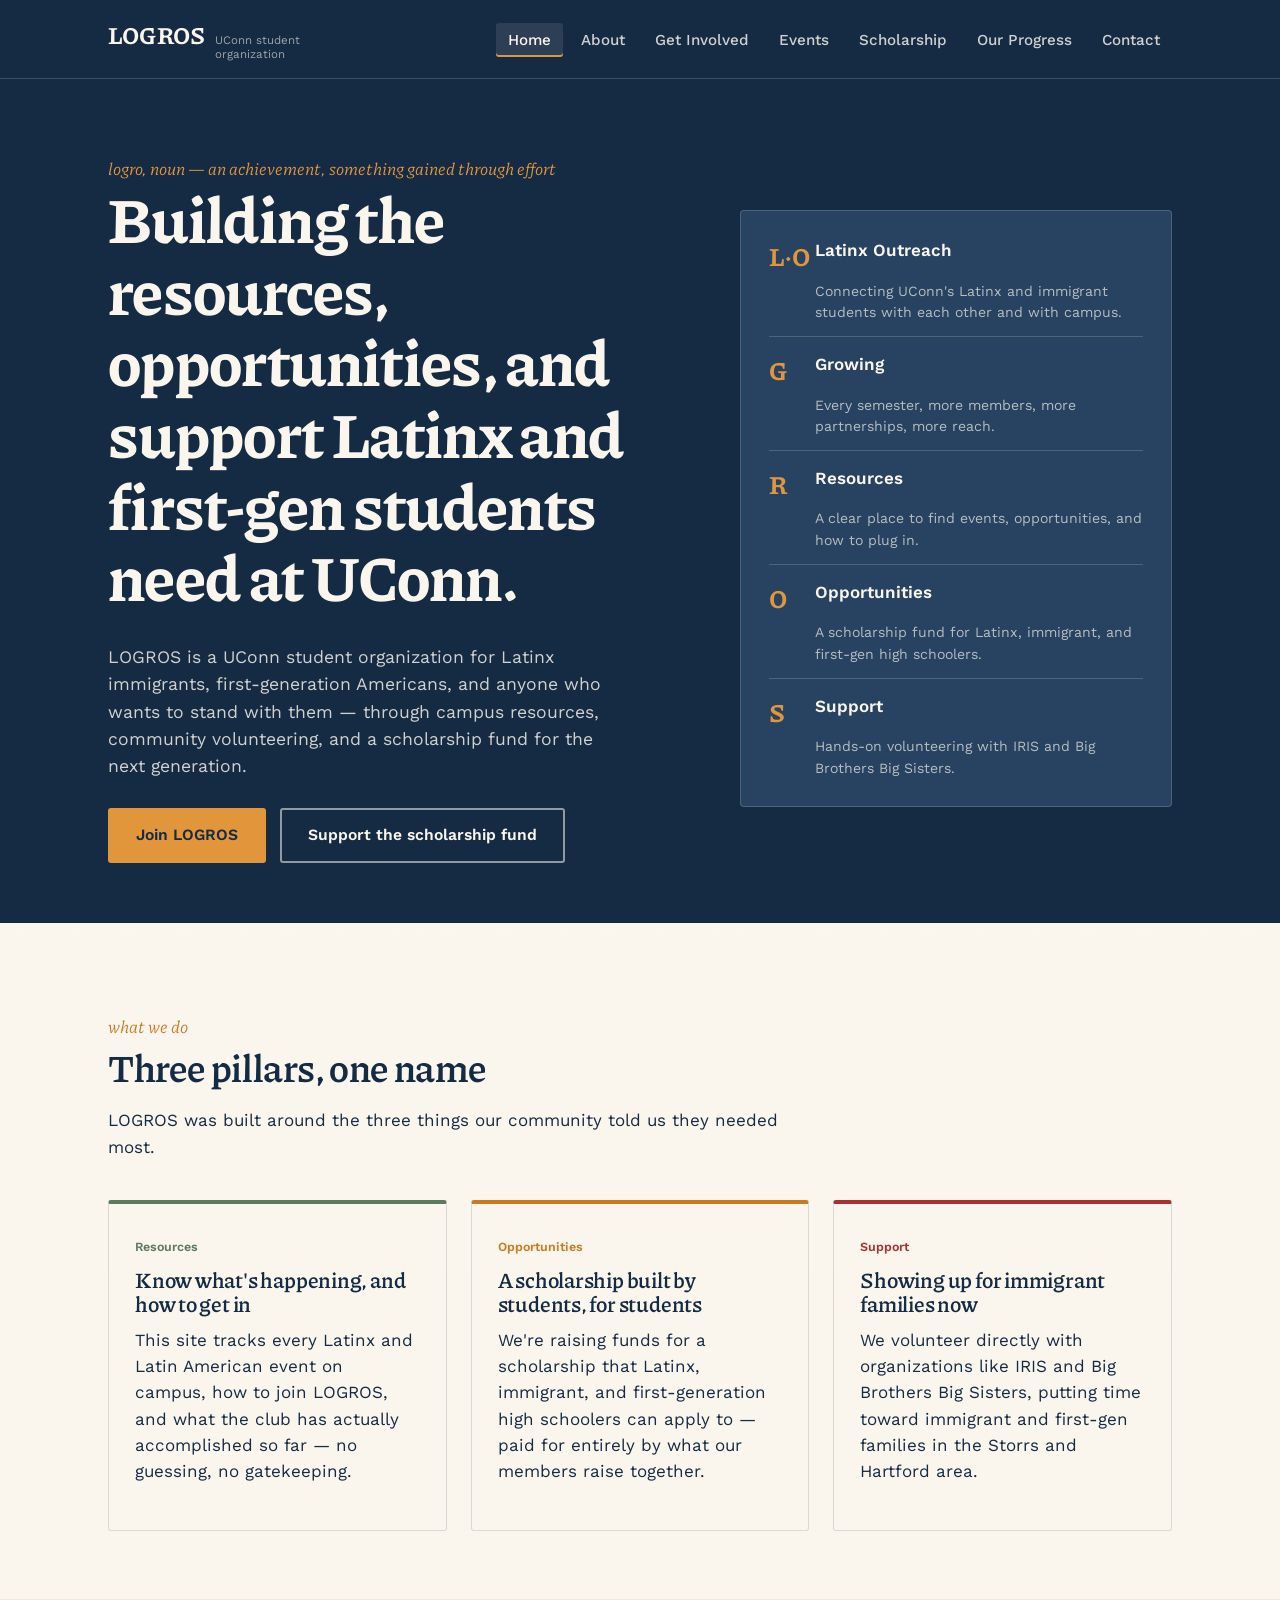
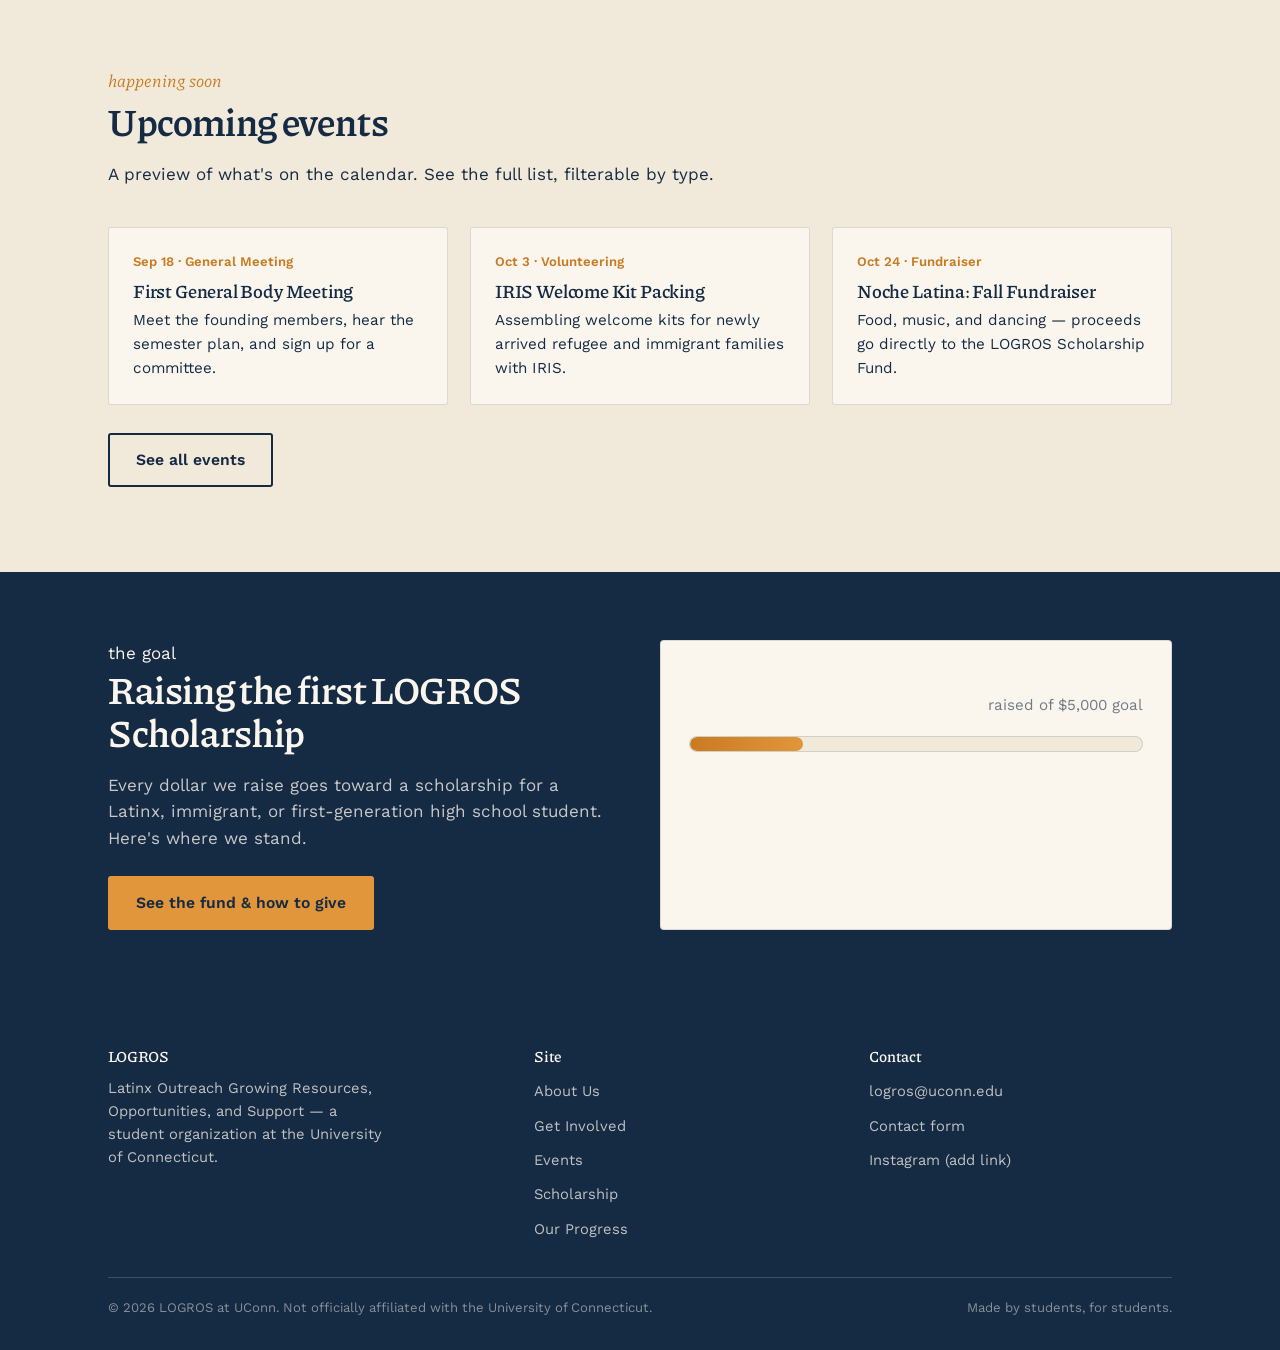
<file: index.html>
<!DOCTYPE html>
<html lang="en">
<head>
<meta charset="UTF-8">
<meta name="viewport" content="width=device-width, initial-scale=1.0">
<title>LOGROS — UConn</title>
<meta name="description" content="LOGROS is a UConn student organization building resources, opportunities, and support for Latinx immigrant and first-generation students.">
<link rel="stylesheet" href="styles.css">
</head>
<body>

<header class="site-header">
  <div class="nav-row">
    <a href="index.html" class="logo">
      <span class="mark">LOGROS</span>
      <span class="sub">UConn student organization</span>
    </a>
    <button class="nav-toggle" aria-label="Toggle menu" aria-expanded="false">☰ Menu</button>
    <nav class="primary-nav" aria-label="Primary">
      <ul>
        <li><a href="index.html" aria-current="page">Home</a></li>
        <li><a href="about.html">About</a></li>
        <li><a href="get-involved.html">Get Involved</a></li>
        <li><a href="events.html">Events</a></li>
        <li><a href="scholarship.html">Scholarship</a></li>
        <li><a href="progress.html">Our Progress</a></li>
        <li><a href="contact.html">Contact</a></li>
      </ul>
    </nav>
  </div>
</header>

<section class="hero">
  <div class="wrap">
    <div>
      <span class="eyebrow-word">logro, noun — an achievement, something gained through effort</span>
      <h1>Building the resources, opportunities, and support Latinx and first-gen students need at UConn.</h1>
      <p class="lede">LOGROS is a UConn student organization for Latinx immigrants, first-generation Americans, and anyone who wants to stand with them — through campus resources, community volunteering, and a scholarship fund for the next generation.</p>
      <div class="cta-row">
        <a href="get-involved.html" class="btn btn-marigold">Join LOGROS</a>
        <a href="scholarship.html" class="btn btn-outline-light">Support the scholarship fund</a>
      </div>
    </div>
    <div class="acronym-card">
      <div class="letters">
        <div class="acronym-row">
          <span class="L">L·O</span>
          <div>
            <p class="word">Latinx Outreach</p>
            <p class="desc">Connecting UConn's Latinx and immigrant students with each other and with campus.</p>
          </div>
        </div>
        <div class="acronym-row">
          <span class="L">G</span>
          <div>
            <p class="word">Growing</p>
            <p class="desc">Every semester, more members, more partnerships, more reach.</p>
          </div>
        </div>
        <div class="acronym-row">
          <span class="L">R</span>
          <div>
            <p class="word">Resources</p>
            <p class="desc">A clear place to find events, opportunities, and how to plug in.</p>
          </div>
        </div>
        <div class="acronym-row">
          <span class="L">O</span>
          <div>
            <p class="word">Opportunities</p>
            <p class="desc">A scholarship fund for Latinx, immigrant, and first-gen high schoolers.</p>
          </div>
        </div>
        <div class="acronym-row">
          <span class="L">S</span>
          <div>
            <p class="word">Support</p>
            <p class="desc">Hands-on volunteering with IRIS and Big Brothers Big Sisters.</p>
          </div>
        </div>
      </div>
    </div>
  </div>
</section>
<svg class="scallop scallop-ink-to-paper" viewBox="0 0 1200 24" preserveAspectRatio="none" aria-hidden="true"><path d="M0,0 H1200 V9 C1150,23 1150,-1 1100,9 C1050,23 1050,-1 1000,9 C950,23 950,-1 900,9 C850,23 850,-1 800,9 C750,23 750,-1 700,9 C650,23 650,-1 600,9 C550,23 550,-1 500,9 C450,23 450,-1 400,9 C350,23 350,-1 300,9 C250,23 250,-1 200,9 C150,23 150,-1 100,9 C50,23 50,-1 0,9 Z"/></svg>

<section>
  <div class="wrap">
    <div class="section-head">
      <span class="kicker">what we do</span>
      <h2>Three pillars, one name</h2>
      <p>LOGROS was built around the three things our community told us they needed most.</p>
    </div>
    <div class="pillars">
      <div class="pillar pillar--resources">
        <span class="tag">Resources</span>
        <h3>Know what's happening, and how to get in</h3>
        <p>This site tracks every Latinx and Latin American event on campus, how to join LOGROS, and what the club has actually accomplished so far — no guessing, no gatekeeping.</p>
      </div>
      <div class="pillar pillar--opportunities">
        <span class="tag">Opportunities</span>
        <h3>A scholarship built by students, for students</h3>
        <p>We're raising funds for a scholarship that Latinx, immigrant, and first-generation high schoolers can apply to — paid for entirely by what our members raise together.</p>
      </div>
      <div class="pillar pillar--support">
        <span class="tag">Support</span>
        <h3>Showing up for immigrant families now</h3>
        <p>We volunteer directly with organizations like IRIS and Big Brothers Big Sisters, putting time toward immigrant and first-gen families in the Storrs and Hartford area.</p>
      </div>
    </div>
  </div>
</section>

<section class="section-dim">
  <div class="wrap">
    <div class="section-head">
      <span class="kicker">happening soon</span>
      <h2>Upcoming events</h2>
      <p>A preview of what's on the calendar. See the full list, filterable by type.</p>
    </div>
    <div class="card-grid">
      <div class="card">
        <p class="meta">Sep 18 · General Meeting</p>
        <h3>First General Body Meeting</h3>
        <p>Meet the founding members, hear the semester plan, and sign up for a committee.</p>
      </div>
      <div class="card">
        <p class="meta">Oct 3 · Volunteering</p>
        <h3>IRIS Welcome Kit Packing</h3>
        <p>Assembling welcome kits for newly arrived refugee and immigrant families with IRIS.</p>
      </div>
      <div class="card">
        <p class="meta">Oct 24 · Fundraiser</p>
        <h3>Noche Latina: Fall Fundraiser</h3>
        <p>Food, music, and dancing — proceeds go directly to the LOGROS Scholarship Fund.</p>
      </div>
    </div>
    <p style="margin-top:28px;"><a href="events.html" class="btn btn-outline-dark">See all events</a></p>
  </div>
</section>

<section class="section-ink">
  <div class="wrap">
    <div class="two-col">
      <div>
        <span class="kicker">the goal</span>
        <h2>Raising the first LOGROS Scholarship</h2>
        <p>Every dollar we raise goes toward a scholarship for a Latinx, immigrant, or first-generation high school student. Here's where we stand.</p>
        <a href="scholarship.html" class="btn btn-marigold" style="margin-top:8px;">See the fund &amp; how to give</a>
      </div>
      <div class="goal-block">
        <div class="goal-numbers">
          <span class="raised">$1,240</span>
          <span class="of-goal">raised of $5,000 goal</span>
        </div>
        <div class="bar-track"><div class="bar-fill" data-target="25"></div></div>
        <p class="goal-note">Updated at the start of every month — see the full breakdown on our Progress page.</p>
      </div>
    </div>
  </div>
</section>

<footer class="site-footer">
  <div class="wrap">
    <div class="footer-grid">
      <div>
        <h4>LOGROS</h4>
        <p style="max-width:32ch; font-size:0.92rem;">Latinx Outreach Growing Resources, Opportunities, and Support — a student organization at the University of Connecticut.</p>
      </div>
      <div>
        <h4>Site</h4>
        <ul>
          <li><a href="about.html">About Us</a></li>
          <li><a href="get-involved.html">Get Involved</a></li>
          <li><a href="events.html">Events</a></li>
          <li><a href="scholarship.html">Scholarship</a></li>
          <li><a href="progress.html">Our Progress</a></li>
        </ul>
      </div>
      <div>
        <h4>Contact</h4>
        <ul>
          <li><a href="mailto:logros@uconn.edu">logros@uconn.edu</a></li>
          <li><a href="contact.html">Contact form</a></li>
          <li><a href="#">Instagram (add link)</a></li>
        </ul>
      </div>
    </div>
    <div class="footer-bottom">
      <span>© 2026 LOGROS at UConn. Not officially affiliated with the University of Connecticut.</span>
      <span>Made by students, for students.</span>
    </div>
  </div>
</footer>

<script src="script.js"></script>
</body>
</html>
</file>
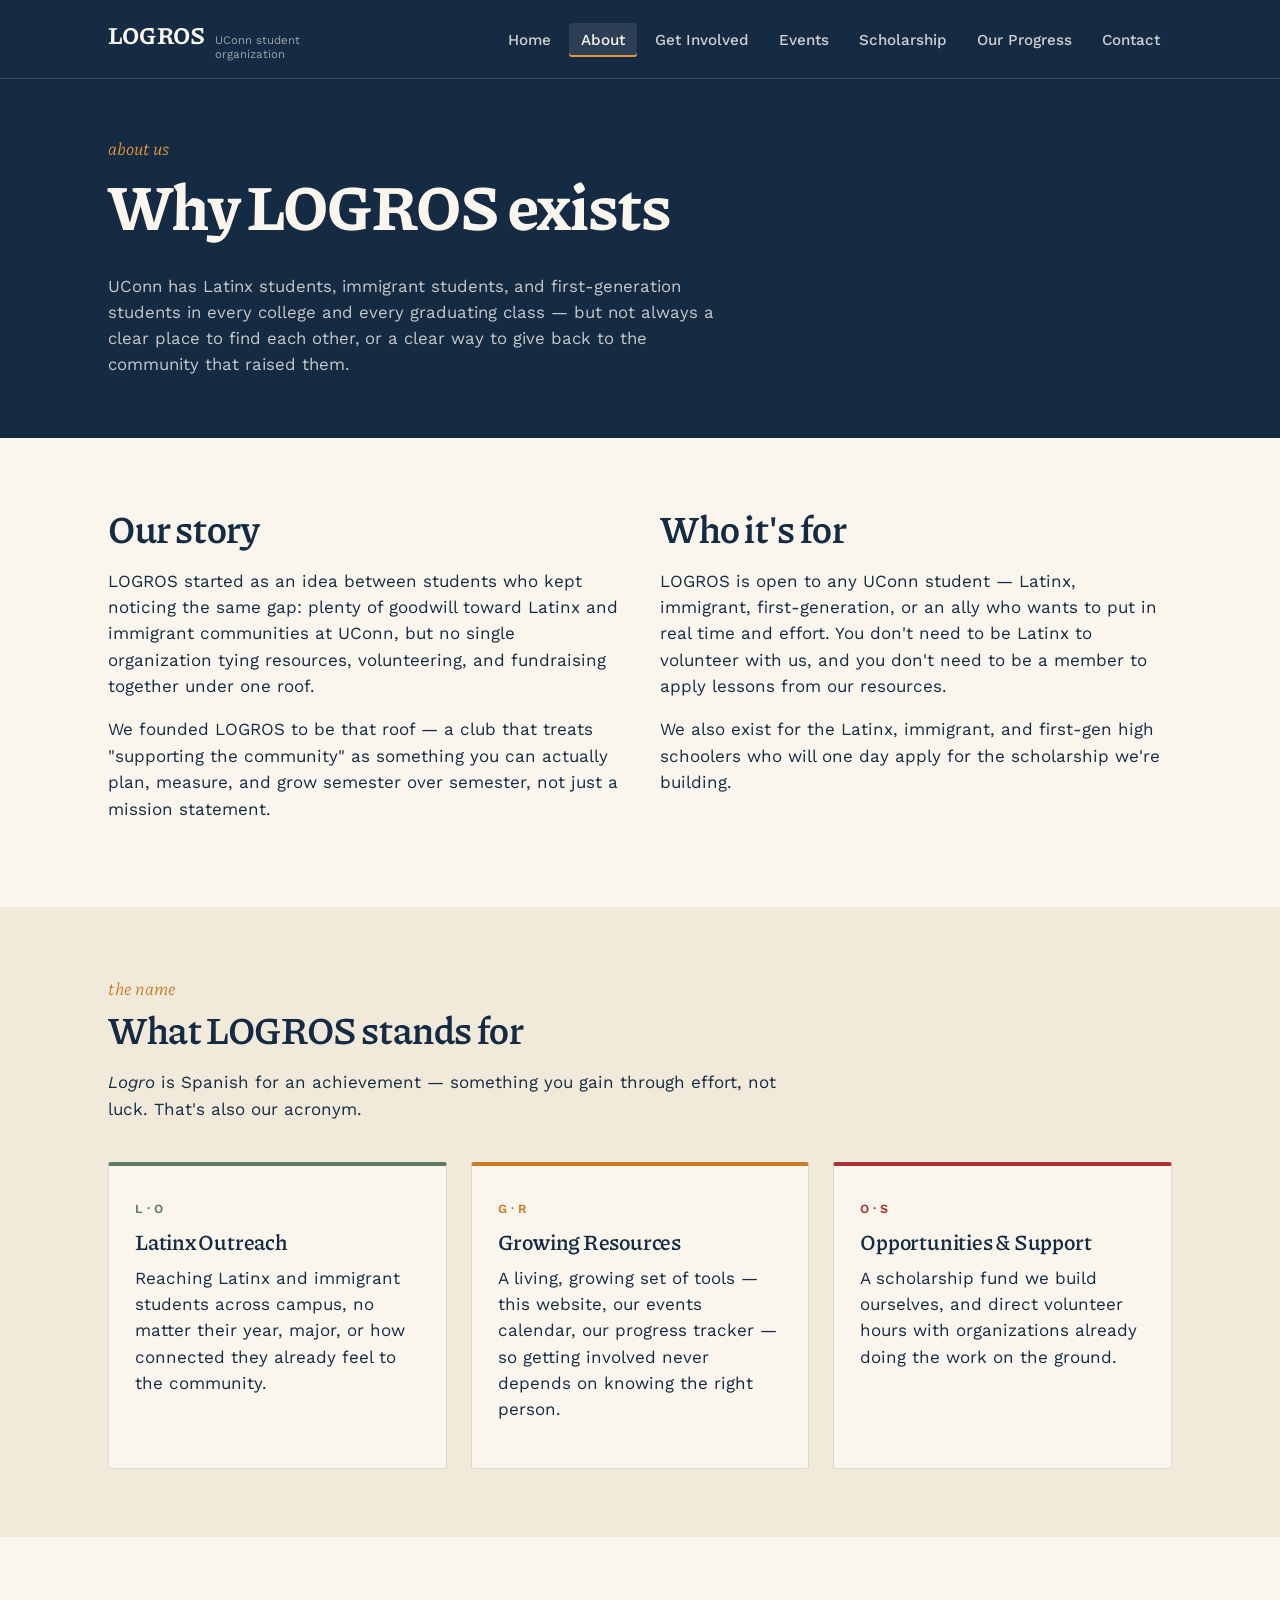
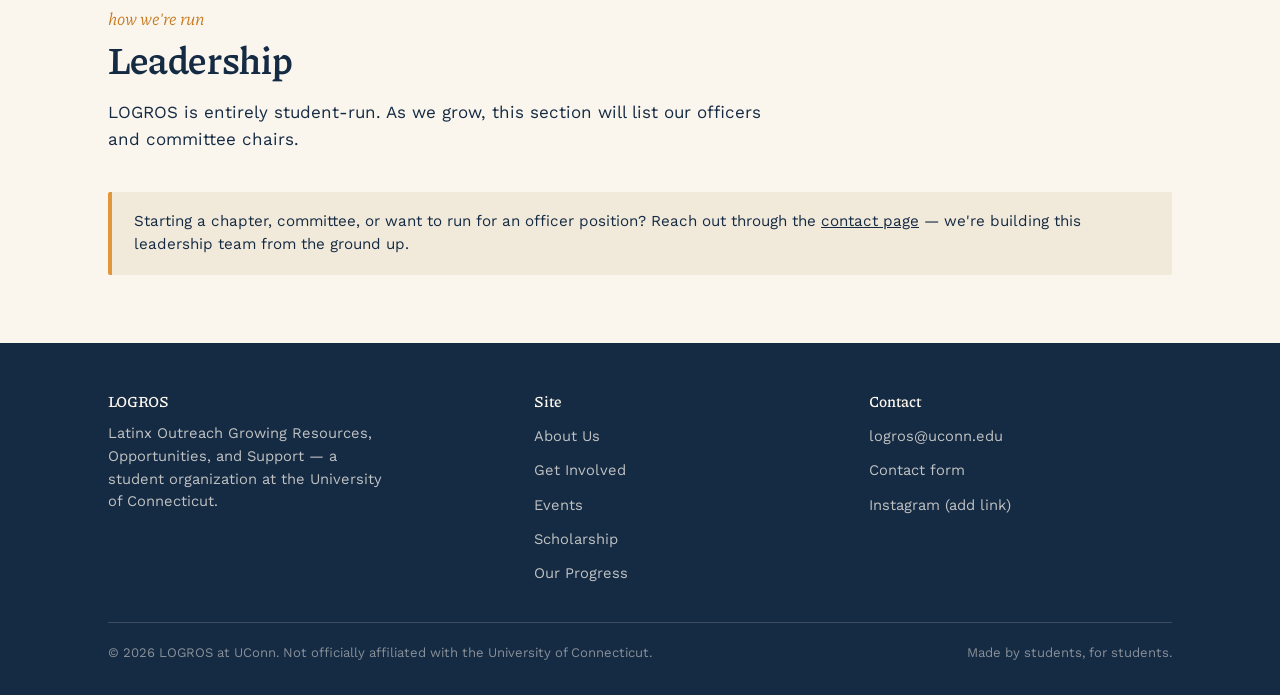
<file: about.html>
<!DOCTYPE html>
<html lang="en">
<head>
<meta charset="UTF-8">
<meta name="viewport" content="width=device-width, initial-scale=1.0">
<title>About — LOGROS</title>
<link rel="stylesheet" href="styles.css">
</head>
<body>

<header class="site-header">
  <div class="nav-row">
    <a href="index.html" class="logo">
      <span class="mark">LOGROS</span>
      <span class="sub">UConn student organization</span>
    </a>
    <button class="nav-toggle" aria-label="Toggle menu" aria-expanded="false">☰ Menu</button>
    <nav class="primary-nav" aria-label="Primary">
      <ul>
        <li><a href="index.html">Home</a></li>
        <li><a href="about.html" aria-current="page">About</a></li>
        <li><a href="get-involved.html">Get Involved</a></li>
        <li><a href="events.html">Events</a></li>
        <li><a href="scholarship.html">Scholarship</a></li>
        <li><a href="progress.html">Our Progress</a></li>
        <li><a href="contact.html">Contact</a></li>
      </ul>
    </nav>
  </div>
</header>

<section class="page-intro">
  <div class="wrap">
    <span class="kicker">about us</span>
    <h1>Why LOGROS exists</h1>
    <p class="center-narrow">UConn has Latinx students, immigrant students, and first-generation students in every college and every graduating class — but not always a clear place to find each other, or a clear way to give back to the community that raised them.</p>
  </div>
</section>

<section>
  <div class="wrap">
    <div class="two-col">
      <div>
        <h2>Our story</h2>
        <p>LOGROS started as an idea between students who kept noticing the same gap: plenty of goodwill toward Latinx and immigrant communities at UConn, but no single organization tying resources, volunteering, and fundraising together under one roof.</p>
        <p>We founded LOGROS to be that roof — a club that treats "supporting the community" as something you can actually plan, measure, and grow semester over semester, not just a mission statement.</p>
      </div>
      <div>
        <h2>Who it's for</h2>
        <p>LOGROS is open to any UConn student — Latinx, immigrant, first-generation, or an ally who wants to put in real time and effort. You don't need to be Latinx to volunteer with us, and you don't need to be a member to apply lessons from our resources.</p>
        <p>We also exist for the Latinx, immigrant, and first-gen high schoolers who will one day apply for the scholarship we're building.</p>
      </div>
    </div>
  </div>
</section>

<section class="section-dim">
  <div class="wrap">
    <div class="section-head">
      <span class="kicker">the name</span>
      <h2>What LOGROS stands for</h2>
      <p><em>Logro</em> is Spanish for an achievement — something you gain through effort, not luck. That's also our acronym.</p>
    </div>
    <div class="pillars">
      <div class="pillar pillar--resources">
        <span class="tag">L · O</span>
        <h3>Latinx Outreach</h3>
        <p>Reaching Latinx and immigrant students across campus, no matter their year, major, or how connected they already feel to the community.</p>
      </div>
      <div class="pillar pillar--opportunities">
        <span class="tag">G · R</span>
        <h3>Growing Resources</h3>
        <p>A living, growing set of tools — this website, our events calendar, our progress tracker — so getting involved never depends on knowing the right person.</p>
      </div>
      <div class="pillar pillar--support">
        <span class="tag">O · S</span>
        <h3>Opportunities &amp; Support</h3>
        <p>A scholarship fund we build ourselves, and direct volunteer hours with organizations already doing the work on the ground.</p>
      </div>
    </div>
  </div>
</section>

<section>
  <div class="wrap">
    <div class="section-head">
      <span class="kicker">how we're run</span>
      <h2>Leadership</h2>
      <p>LOGROS is entirely student-run. As we grow, this section will list our officers and committee chairs.</p>
    </div>
    <div class="callout">
      Starting a chapter, committee, or want to run for an officer position? Reach out through the <a href="contact.html">contact page</a> — we're building this leadership team from the ground up.
    </div>
  </div>
</section>

<footer class="site-footer">
  <div class="wrap">
    <div class="footer-grid">
      <div>
        <h4>LOGROS</h4>
        <p style="max-width:32ch; font-size:0.92rem;">Latinx Outreach Growing Resources, Opportunities, and Support — a student organization at the University of Connecticut.</p>
      </div>
      <div>
        <h4>Site</h4>
        <ul>
          <li><a href="about.html">About Us</a></li>
          <li><a href="get-involved.html">Get Involved</a></li>
          <li><a href="events.html">Events</a></li>
          <li><a href="scholarship.html">Scholarship</a></li>
          <li><a href="progress.html">Our Progress</a></li>
        </ul>
      </div>
      <div>
        <h4>Contact</h4>
        <ul>
          <li><a href="mailto:logros@uconn.edu">logros@uconn.edu</a></li>
          <li><a href="contact.html">Contact form</a></li>
          <li><a href="#">Instagram (add link)</a></li>
        </ul>
      </div>
    </div>
    <div class="footer-bottom">
      <span>© 2026 LOGROS at UConn. Not officially affiliated with the University of Connecticut.</span>
      <span>Made by students, for students.</span>
    </div>
  </div>
</footer>

<script src="script.js"></script>
</body>
</html>
</file>
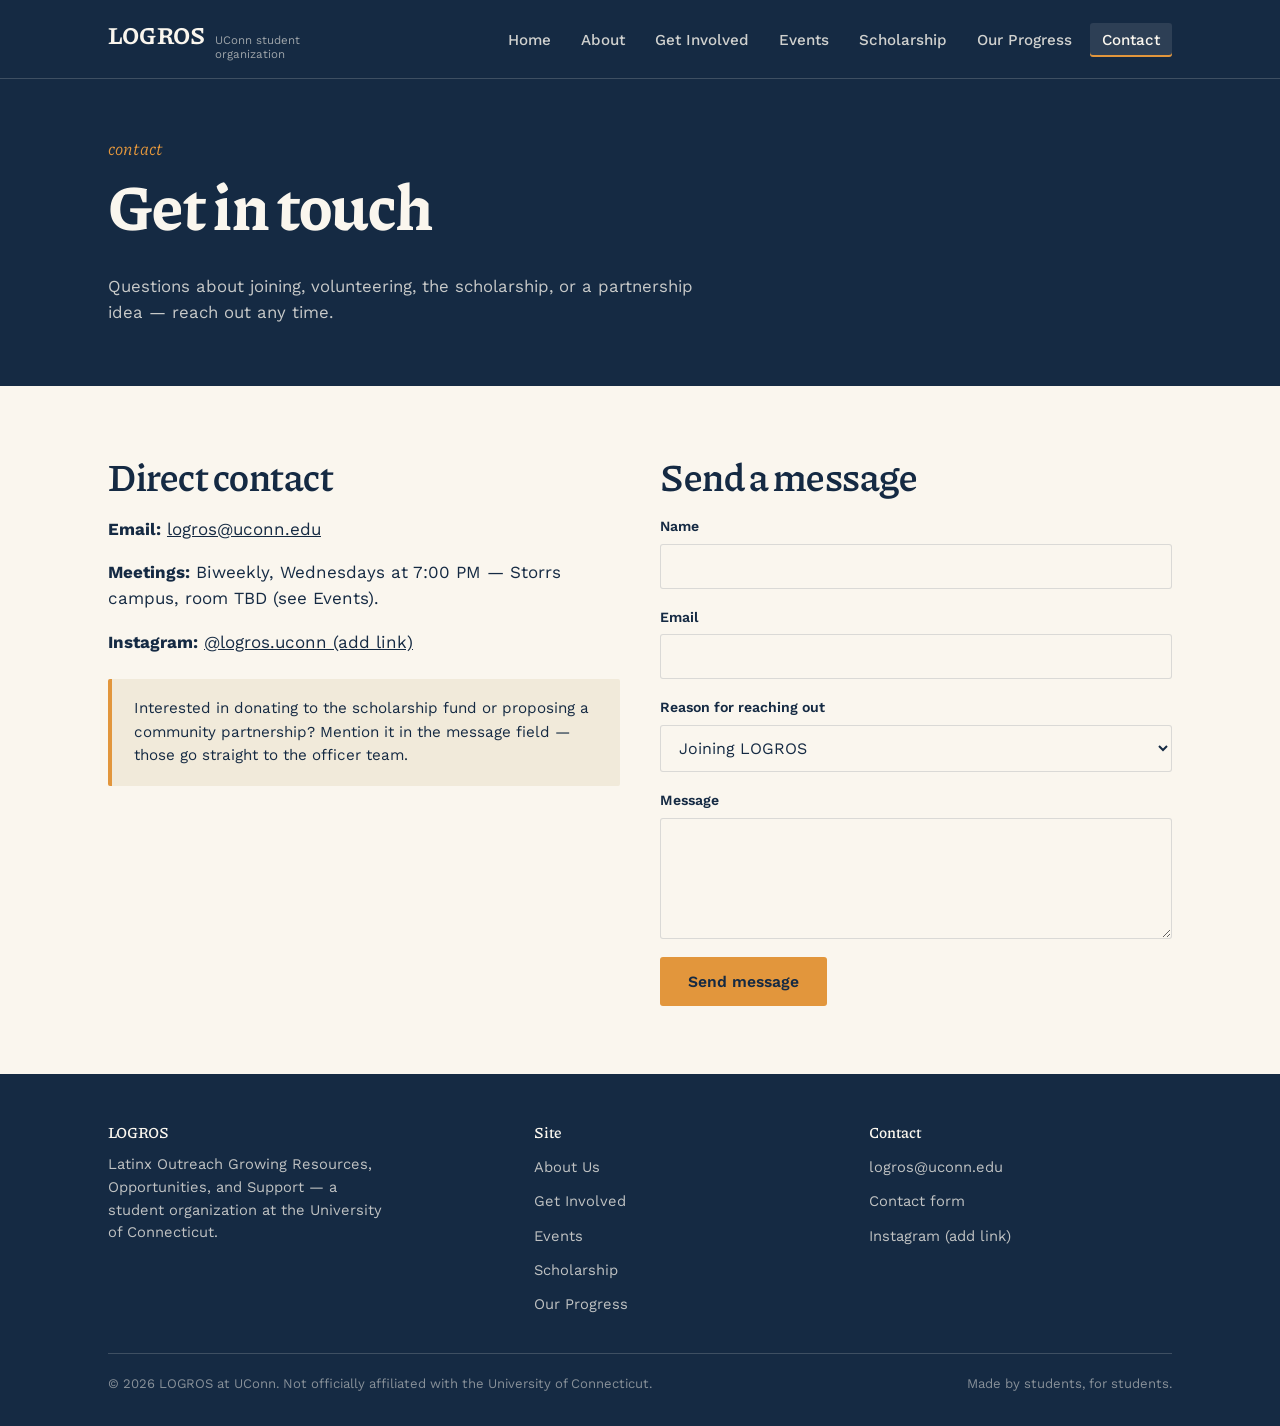
<file: contact.html>
<!DOCTYPE html>
<html lang="en">
<head>
<meta charset="UTF-8">
<meta name="viewport" content="width=device-width, initial-scale=1.0">
<title>Contact — LOGROS</title>
<link rel="stylesheet" href="styles.css">
</head>
<body>

<header class="site-header">
  <div class="nav-row">
    <a href="index.html" class="logo">
      <span class="mark">LOGROS</span>
      <span class="sub">UConn student organization</span>
    </a>
    <button class="nav-toggle" aria-label="Toggle menu" aria-expanded="false">☰ Menu</button>
    <nav class="primary-nav" aria-label="Primary">
      <ul>
        <li><a href="index.html">Home</a></li>
        <li><a href="about.html">About</a></li>
        <li><a href="get-involved.html">Get Involved</a></li>
        <li><a href="events.html">Events</a></li>
        <li><a href="scholarship.html">Scholarship</a></li>
        <li><a href="progress.html">Our Progress</a></li>
        <li><a href="contact.html" aria-current="page">Contact</a></li>
      </ul>
    </nav>
  </div>
</header>

<section class="page-intro">
  <div class="wrap">
    <span class="kicker">contact</span>
    <h1>Get in touch</h1>
    <p class="center-narrow">Questions about joining, volunteering, the scholarship, or a partnership idea — reach out any time.</p>
  </div>
</section>

<section>
  <div class="wrap">
    <div class="two-col">
      <div>
        <h2>Direct contact</h2>
        <p><strong>Email:</strong> <a href="mailto:logros@uconn.edu">logros@uconn.edu</a></p>
        <p><strong>Meetings:</strong> Biweekly, Wednesdays at 7:00 PM — Storrs campus, room TBD (see Events).</p>
        <p><strong>Instagram:</strong> <a href="#">@logros.uconn (add link)</a></p>
        <p style="margin-top:24px;" class="callout">Interested in donating to the scholarship fund or proposing a community partnership? Mention it in the message field — those go straight to the officer team.</p>
      </div>
      <div>
        <h2>Send a message</h2>
        <form class="stack" data-placeholder-form>
          <div class="field">
            <label for="c-name">Name</label>
            <input id="c-name" name="name" type="text" required>
          </div>
          <div class="field">
            <label for="c-email">Email</label>
            <input id="c-email" name="email" type="email" required>
          </div>
          <div class="field">
            <label for="c-reason">Reason for reaching out</label>
            <select id="c-reason" name="reason">
              <option>Joining LOGROS</option>
              <option>Volunteering</option>
              <option>Scholarship fund / donating</option>
              <option>Partnership or sponsorship</option>
              <option>Something else</option>
            </select>
          </div>
          <div class="field">
            <label for="c-message">Message</label>
            <textarea id="c-message" name="message" rows="5" required></textarea>
          </div>
          <div>
            <button type="submit" class="btn btn-marigold">Send message</button>
          </div>
          <p class="form-note" style="display:none; font-size:0.88rem; color:var(--agave);"></p>
        </form>
      </div>
    </div>
  </div>
</section>

<footer class="site-footer">
  <div class="wrap">
    <div class="footer-grid">
      <div>
        <h4>LOGROS</h4>
        <p style="max-width:32ch; font-size:0.92rem;">Latinx Outreach Growing Resources, Opportunities, and Support — a student organization at the University of Connecticut.</p>
      </div>
      <div>
        <h4>Site</h4>
        <ul>
          <li><a href="about.html">About Us</a></li>
          <li><a href="get-involved.html">Get Involved</a></li>
          <li><a href="events.html">Events</a></li>
          <li><a href="scholarship.html">Scholarship</a></li>
          <li><a href="progress.html">Our Progress</a></li>
        </ul>
      </div>
      <div>
        <h4>Contact</h4>
        <ul>
          <li><a href="mailto:logros@uconn.edu">logros@uconn.edu</a></li>
          <li><a href="contact.html">Contact form</a></li>
          <li><a href="#">Instagram (add link)</a></li>
        </ul>
      </div>
    </div>
    <div class="footer-bottom">
      <span>© 2026 LOGROS at UConn. Not officially affiliated with the University of Connecticut.</span>
      <span>Made by students, for students.</span>
    </div>
  </div>
</footer>

<script src="script.js"></script>
</body>
</html>
</file>
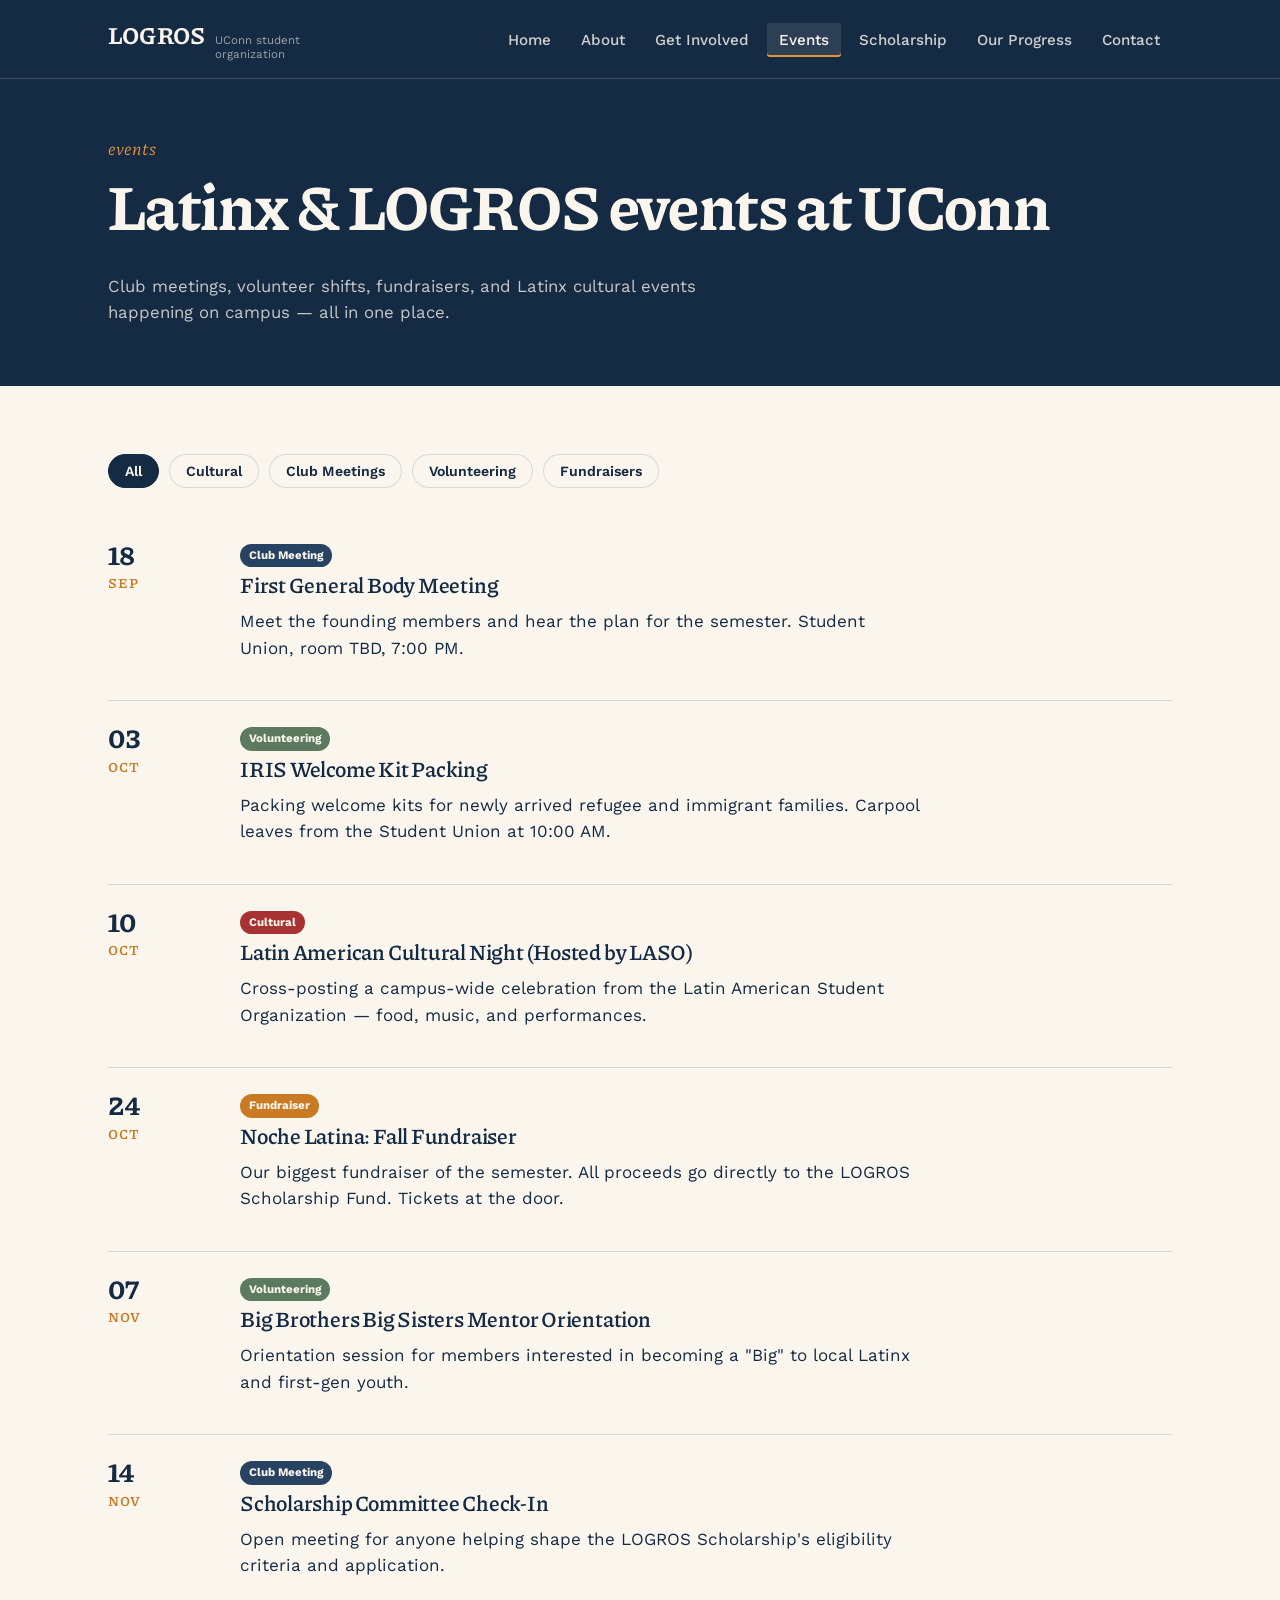
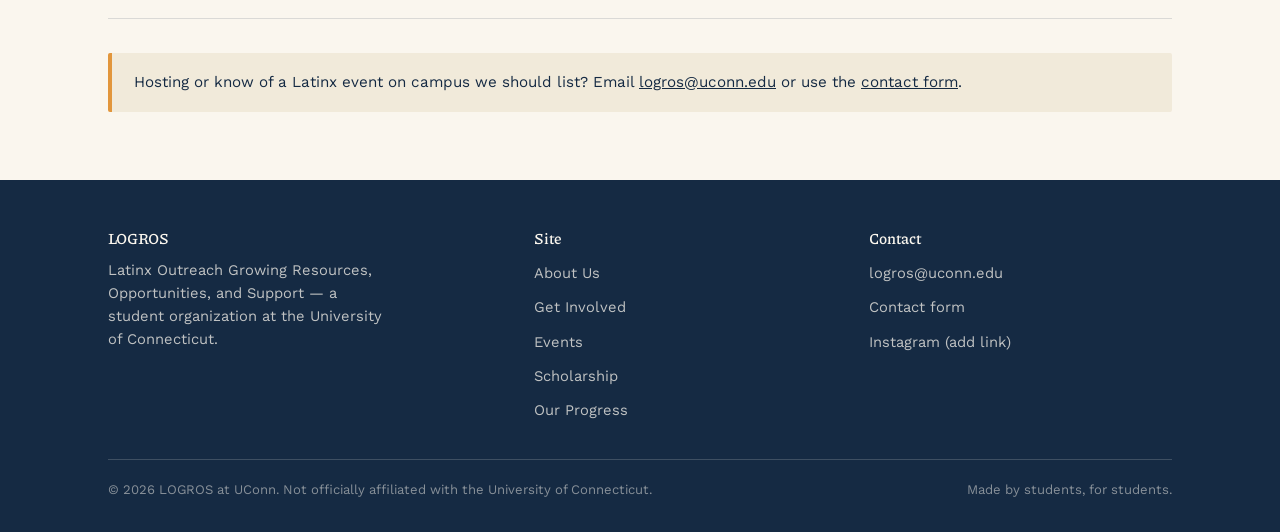
<file: events.html>
<!DOCTYPE html>
<html lang="en">
<head>
<meta charset="UTF-8">
<meta name="viewport" content="width=device-width, initial-scale=1.0">
<title>Events — LOGROS</title>
<link rel="stylesheet" href="styles.css">
</head>
<body>

<header class="site-header">
  <div class="nav-row">
    <a href="index.html" class="logo">
      <span class="mark">LOGROS</span>
      <span class="sub">UConn student organization</span>
    </a>
    <button class="nav-toggle" aria-label="Toggle menu" aria-expanded="false">☰ Menu</button>
    <nav class="primary-nav" aria-label="Primary">
      <ul>
        <li><a href="index.html">Home</a></li>
        <li><a href="about.html">About</a></li>
        <li><a href="get-involved.html">Get Involved</a></li>
        <li><a href="events.html" aria-current="page">Events</a></li>
        <li><a href="scholarship.html">Scholarship</a></li>
        <li><a href="progress.html">Our Progress</a></li>
        <li><a href="contact.html">Contact</a></li>
      </ul>
    </nav>
  </div>
</header>

<section class="page-intro">
  <div class="wrap">
    <span class="kicker">events</span>
    <h1>Latinx &amp; LOGROS events at UConn</h1>
    <p class="center-narrow">Club meetings, volunteer shifts, fundraisers, and Latinx cultural events happening on campus — all in one place.</p>
  </div>
</section>

<section>
  <div class="wrap">
    <div class="filter-row" role="group" aria-label="Filter events by category">
      <button class="filter-btn" data-filter="all" aria-pressed="true">All</button>
      <button class="filter-btn" data-filter="cultural" aria-pressed="false">Cultural</button>
      <button class="filter-btn" data-filter="club" aria-pressed="false">Club Meetings</button>
      <button class="filter-btn" data-filter="volunteer" aria-pressed="false">Volunteering</button>
      <button class="filter-btn" data-filter="fundraiser" aria-pressed="false">Fundraisers</button>
    </div>

    <div class="event-list">

      <div class="event-item" data-cat="club">
        <div class="event-date"><span class="day">18</span><span class="mon">Sep</span></div>
        <div>
          <span class="event-cat cat-club">Club Meeting</span>
          <h3>First General Body Meeting</h3>
          <p>Meet the founding members and hear the plan for the semester. Student Union, room TBD, 7:00 PM.</p>
        </div>
      </div>

      <div class="event-item" data-cat="volunteer">
        <div class="event-date"><span class="day">03</span><span class="mon">Oct</span></div>
        <div>
          <span class="event-cat cat-volunteer">Volunteering</span>
          <h3>IRIS Welcome Kit Packing</h3>
          <p>Packing welcome kits for newly arrived refugee and immigrant families. Carpool leaves from the Student Union at 10:00 AM.</p>
        </div>
      </div>

      <div class="event-item" data-cat="cultural">
        <div class="event-date"><span class="day">10</span><span class="mon">Oct</span></div>
        <div>
          <span class="event-cat cat-cultural">Cultural</span>
          <h3>Latin American Cultural Night (Hosted by LASO)</h3>
          <p>Cross-posting a campus-wide celebration from the Latin American Student Organization — food, music, and performances.</p>
        </div>
      </div>

      <div class="event-item" data-cat="fundraiser">
        <div class="event-date"><span class="day">24</span><span class="mon">Oct</span></div>
        <div>
          <span class="event-cat cat-fundraiser">Fundraiser</span>
          <h3>Noche Latina: Fall Fundraiser</h3>
          <p>Our biggest fundraiser of the semester. All proceeds go directly to the LOGROS Scholarship Fund. Tickets at the door.</p>
        </div>
      </div>

      <div class="event-item" data-cat="volunteer">
        <div class="event-date"><span class="day">07</span><span class="mon">Nov</span></div>
        <div>
          <span class="event-cat cat-volunteer">Volunteering</span>
          <h3>Big Brothers Big Sisters Mentor Orientation</h3>
          <p>Orientation session for members interested in becoming a "Big" to local Latinx and first-gen youth.</p>
        </div>
      </div>

      <div class="event-item" data-cat="club">
        <div class="event-date"><span class="day">14</span><span class="mon">Nov</span></div>
        <div>
          <span class="event-cat cat-club">Club Meeting</span>
          <h3>Scholarship Committee Check-In</h3>
          <p>Open meeting for anyone helping shape the LOGROS Scholarship's eligibility criteria and application.</p>
        </div>
      </div>

    </div>

    <div class="callout" style="margin-top:34px;">
      Hosting or know of a Latinx event on campus we should list? Email <a href="mailto:logros@uconn.edu">logros@uconn.edu</a> or use the <a href="contact.html">contact form</a>.
    </div>
  </div>
</section>

<footer class="site-footer">
  <div class="wrap">
    <div class="footer-grid">
      <div>
        <h4>LOGROS</h4>
        <p style="max-width:32ch; font-size:0.92rem;">Latinx Outreach Growing Resources, Opportunities, and Support — a student organization at the University of Connecticut.</p>
      </div>
      <div>
        <h4>Site</h4>
        <ul>
          <li><a href="about.html">About Us</a></li>
          <li><a href="get-involved.html">Get Involved</a></li>
          <li><a href="events.html">Events</a></li>
          <li><a href="scholarship.html">Scholarship</a></li>
          <li><a href="progress.html">Our Progress</a></li>
        </ul>
      </div>
      <div>
        <h4>Contact</h4>
        <ul>
          <li><a href="mailto:logros@uconn.edu">logros@uconn.edu</a></li>
          <li><a href="contact.html">Contact form</a></li>
          <li><a href="#">Instagram (add link)</a></li>
        </ul>
      </div>
    </div>
    <div class="footer-bottom">
      <span>© 2026 LOGROS at UConn. Not officially affiliated with the University of Connecticut.</span>
      <span>Made by students, for students.</span>
    </div>
  </div>
</footer>

<script src="script.js"></script>
</body>
</html>
</file>
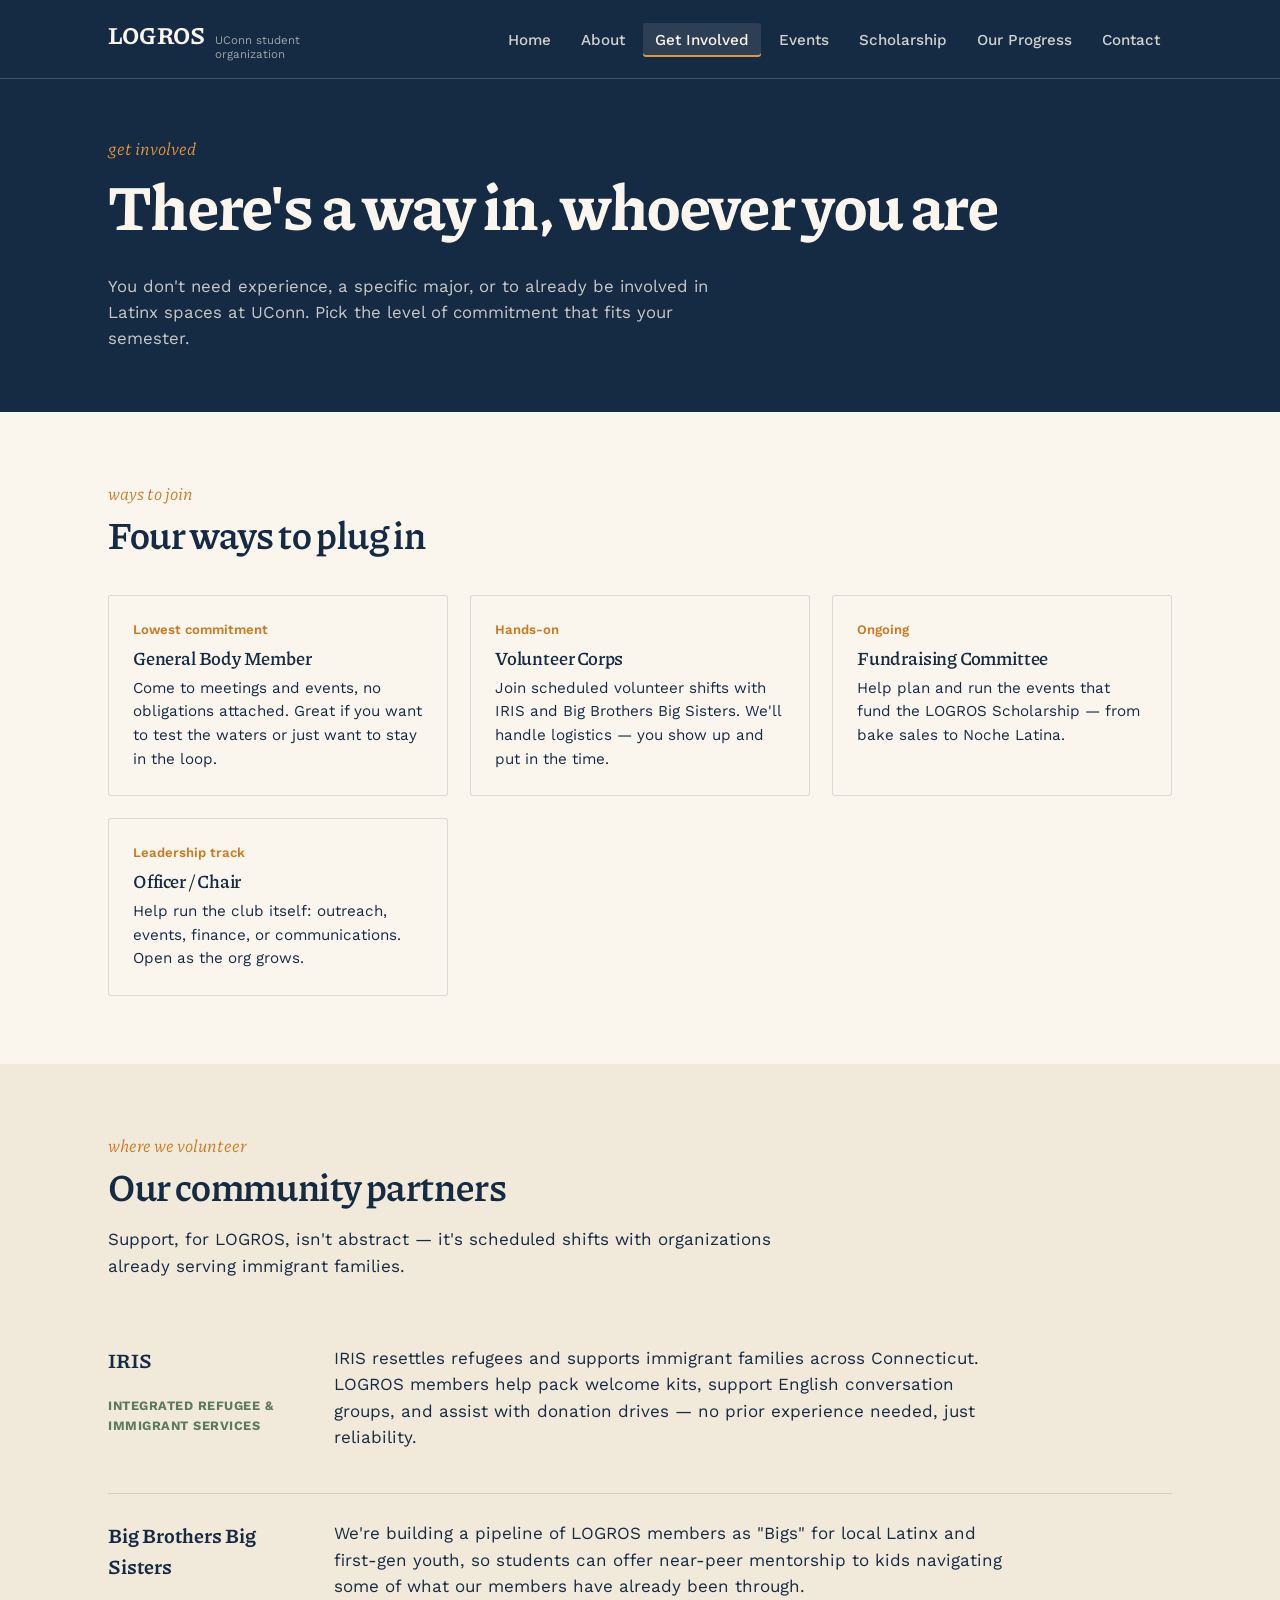
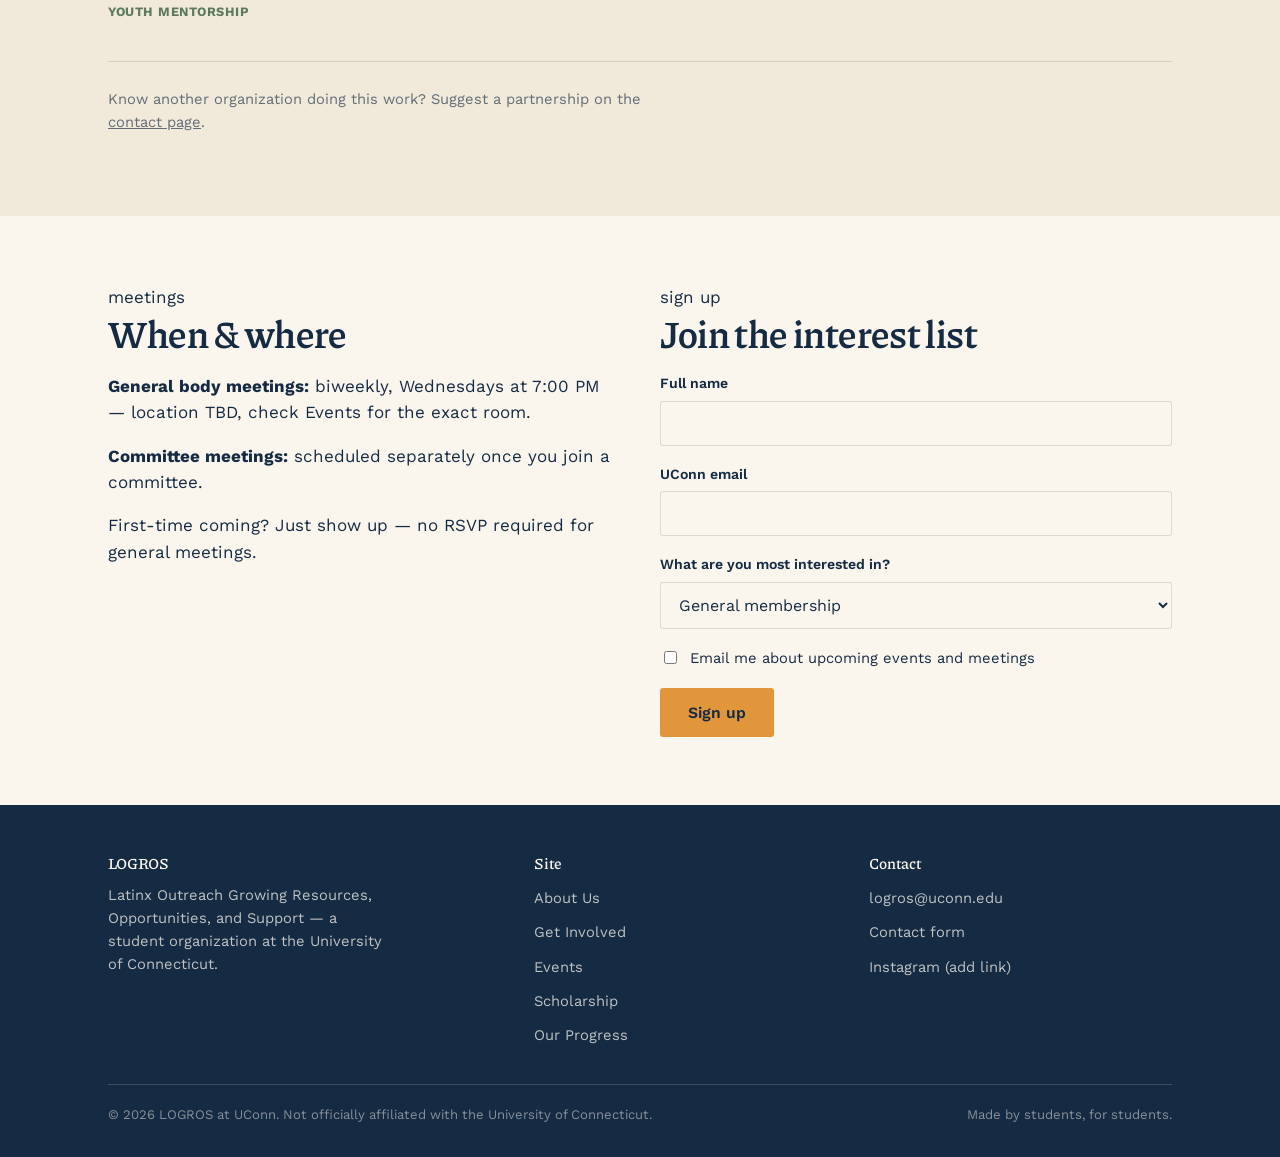
<file: get-involved.html>
<!DOCTYPE html>
<html lang="en">
<head>
<meta charset="UTF-8">
<meta name="viewport" content="width=device-width, initial-scale=1.0">
<title>Get Involved — LOGROS</title>
<link rel="stylesheet" href="styles.css">
</head>
<body>

<header class="site-header">
  <div class="nav-row">
    <a href="index.html" class="logo">
      <span class="mark">LOGROS</span>
      <span class="sub">UConn student organization</span>
    </a>
    <button class="nav-toggle" aria-label="Toggle menu" aria-expanded="false">☰ Menu</button>
    <nav class="primary-nav" aria-label="Primary">
      <ul>
        <li><a href="index.html">Home</a></li>
        <li><a href="about.html">About</a></li>
        <li><a href="get-involved.html" aria-current="page">Get Involved</a></li>
        <li><a href="events.html">Events</a></li>
        <li><a href="scholarship.html">Scholarship</a></li>
        <li><a href="progress.html">Our Progress</a></li>
        <li><a href="contact.html">Contact</a></li>
      </ul>
    </nav>
  </div>
</header>

<section class="page-intro">
  <div class="wrap">
    <span class="kicker">get involved</span>
    <h1>There's a way in, whoever you are</h1>
    <p class="center-narrow">You don't need experience, a specific major, or to already be involved in Latinx spaces at UConn. Pick the level of commitment that fits your semester.</p>
  </div>
</section>

<section>
  <div class="wrap">
    <div class="section-head">
      <span class="kicker">ways to join</span>
      <h2>Four ways to plug in</h2>
    </div>
    <div class="card-grid">
      <div class="card">
        <p class="meta">Lowest commitment</p>
        <h3>General Body Member</h3>
        <p>Come to meetings and events, no obligations attached. Great if you want to test the waters or just want to stay in the loop.</p>
      </div>
      <div class="card">
        <p class="meta">Hands-on</p>
        <h3>Volunteer Corps</h3>
        <p>Join scheduled volunteer shifts with IRIS and Big Brothers Big Sisters. We'll handle logistics — you show up and put in the time.</p>
      </div>
      <div class="card">
        <p class="meta">Ongoing</p>
        <h3>Fundraising Committee</h3>
        <p>Help plan and run the events that fund the LOGROS Scholarship — from bake sales to Noche Latina.</p>
      </div>
      <div class="card">
        <p class="meta">Leadership track</p>
        <h3>Officer / Chair</h3>
        <p>Help run the club itself: outreach, events, finance, or communications. Open as the org grows.</p>
      </div>
    </div>
  </div>
</section>

<section class="section-dim">
  <div class="wrap">
    <div class="section-head">
      <span class="kicker">where we volunteer</span>
      <h2>Our community partners</h2>
      <p>Support, for LOGROS, isn't abstract — it's scheduled shifts with organizations already serving immigrant families.</p>
    </div>

    <div class="partner">
      <div>
        <p class="org-name">IRIS</p>
        <p class="org-role">Integrated Refugee &amp; Immigrant Services</p>
      </div>
      <div>
        <p>IRIS resettles refugees and supports immigrant families across Connecticut. LOGROS members help pack welcome kits, support English conversation groups, and assist with donation drives — no prior experience needed, just reliability.</p>
      </div>
    </div>

    <div class="partner">
      <div>
        <p class="org-name">Big Brothers Big Sisters</p>
        <p class="org-role">Youth mentorship</p>
      </div>
      <div>
        <p>We're building a pipeline of LOGROS members as "Bigs" for local Latinx and first-gen youth, so students can offer near-peer mentorship to kids navigating some of what our members have already been through.</p>
      </div>
    </div>

    <p style="margin-top:26px; font-size:0.92rem; color:rgba(21,42,67,0.65);">Know another organization doing this work? Suggest a partnership on the <a href="contact.html">contact page</a>.</p>
  </div>
</section>

<section>
  <div class="wrap">
    <div class="two-col">
      <div>
        <span class="kicker">meetings</span>
        <h2>When &amp; where</h2>
        <p><strong>General body meetings:</strong> biweekly, Wednesdays at 7:00 PM — location TBD, check Events for the exact room.</p>
        <p><strong>Committee meetings:</strong> scheduled separately once you join a committee.</p>
        <p>First-time coming? Just show up — no RSVP required for general meetings.</p>
      </div>
      <div>
        <span class="kicker">sign up</span>
        <h2>Join the interest list</h2>
        <form class="stack" data-placeholder-form>
          <div class="field">
            <label for="name">Full name</label>
            <input id="name" name="name" type="text" required>
          </div>
          <div class="field">
            <label for="email">UConn email</label>
            <input id="email" name="email" type="email" required>
          </div>
          <div class="field">
            <label for="interest">What are you most interested in?</label>
            <select id="interest" name="interest">
              <option>General membership</option>
              <option>Volunteer Corps (IRIS / BBBS)</option>
              <option>Fundraising Committee</option>
              <option>Officer / leadership role</option>
              <option>Not sure yet</option>
            </select>
          </div>
          <div class="check-row">
            <input id="updates" name="updates" type="checkbox">
            <label for="updates">Email me about upcoming events and meetings</label>
          </div>
          <div>
            <button type="submit" class="btn btn-marigold">Sign up</button>
          </div>
          <p class="form-note" style="display:none; font-size:0.88rem; color:var(--agave);"></p>
        </form>
      </div>
    </div>
  </div>
</section>

<footer class="site-footer">
  <div class="wrap">
    <div class="footer-grid">
      <div>
        <h4>LOGROS</h4>
        <p style="max-width:32ch; font-size:0.92rem;">Latinx Outreach Growing Resources, Opportunities, and Support — a student organization at the University of Connecticut.</p>
      </div>
      <div>
        <h4>Site</h4>
        <ul>
          <li><a href="about.html">About Us</a></li>
          <li><a href="get-involved.html">Get Involved</a></li>
          <li><a href="events.html">Events</a></li>
          <li><a href="scholarship.html">Scholarship</a></li>
          <li><a href="progress.html">Our Progress</a></li>
        </ul>
      </div>
      <div>
        <h4>Contact</h4>
        <ul>
          <li><a href="mailto:logros@uconn.edu">logros@uconn.edu</a></li>
          <li><a href="contact.html">Contact form</a></li>
          <li><a href="#">Instagram (add link)</a></li>
        </ul>
      </div>
    </div>
    <div class="footer-bottom">
      <span>© 2026 LOGROS at UConn. Not officially affiliated with the University of Connecticut.</span>
      <span>Made by students, for students.</span>
    </div>
  </div>
</footer>

<script src="script.js"></script>
</body>
</html>
</file>
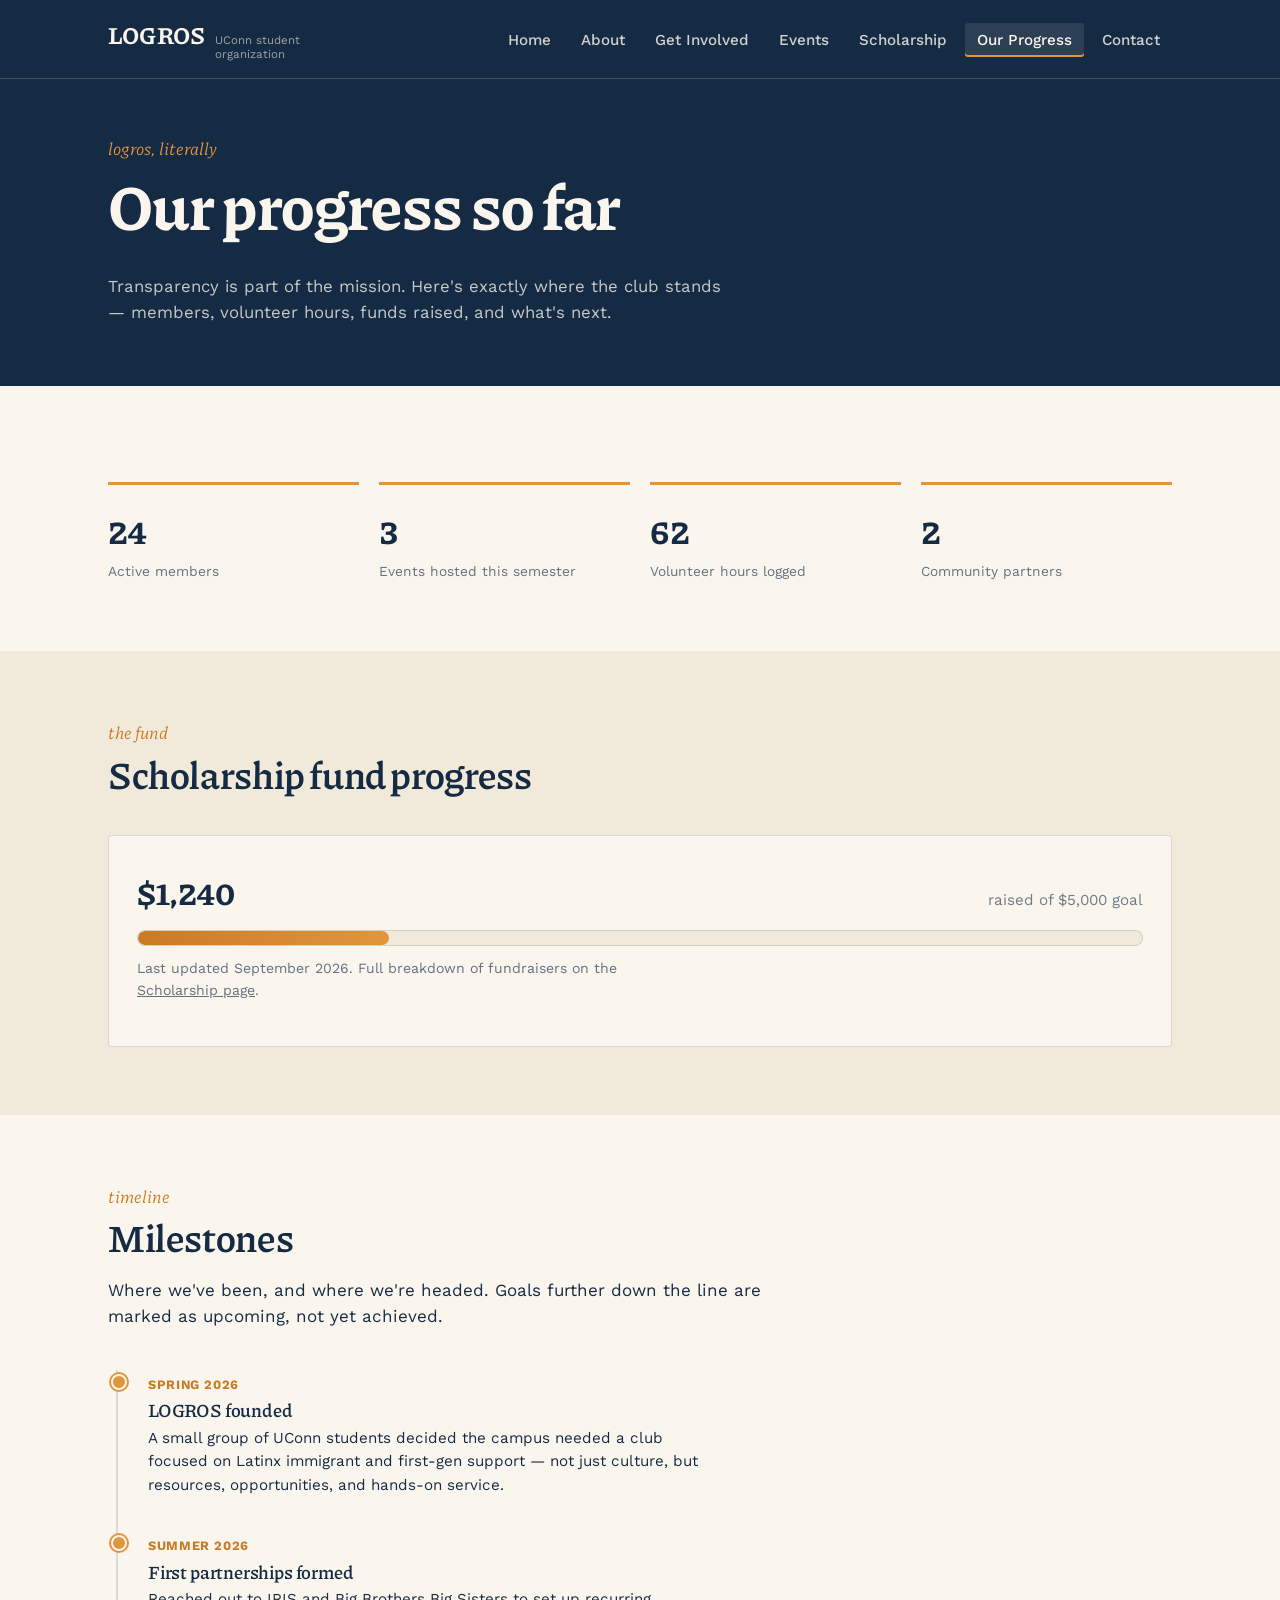
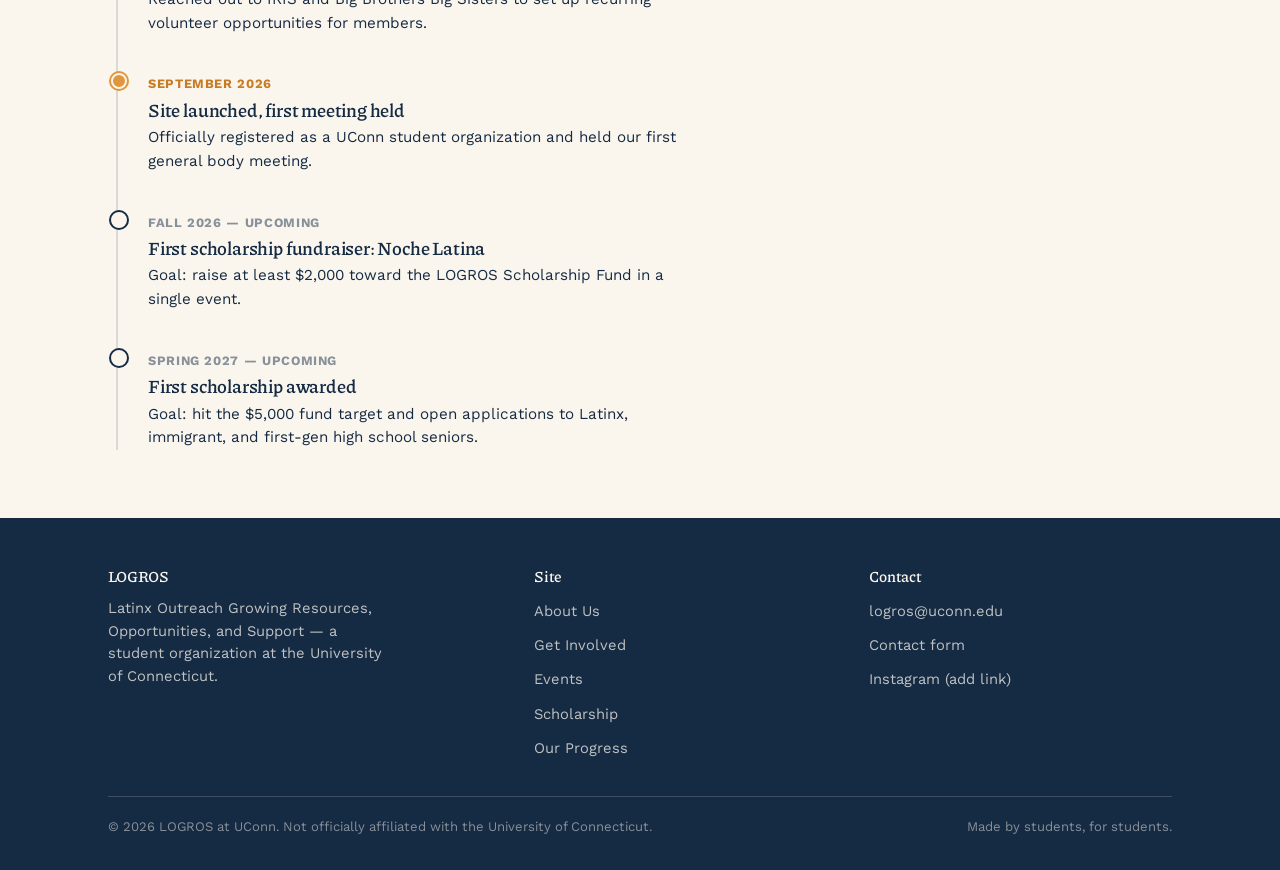
<file: progress.html>
<!DOCTYPE html>
<html lang="en">
<head>
<meta charset="UTF-8">
<meta name="viewport" content="width=device-width, initial-scale=1.0">
<title>Our Progress — LOGROS</title>
<link rel="stylesheet" href="styles.css">
</head>
<body>

<header class="site-header">
  <div class="nav-row">
    <a href="index.html" class="logo">
      <span class="mark">LOGROS</span>
      <span class="sub">UConn student organization</span>
    </a>
    <button class="nav-toggle" aria-label="Toggle menu" aria-expanded="false">☰ Menu</button>
    <nav class="primary-nav" aria-label="Primary">
      <ul>
        <li><a href="index.html">Home</a></li>
        <li><a href="about.html">About</a></li>
        <li><a href="get-involved.html">Get Involved</a></li>
        <li><a href="events.html">Events</a></li>
        <li><a href="scholarship.html">Scholarship</a></li>
        <li><a href="progress.html" aria-current="page">Our Progress</a></li>
        <li><a href="contact.html">Contact</a></li>
      </ul>
    </nav>
  </div>
</header>

<section class="page-intro">
  <div class="wrap">
    <span class="kicker">logros, literally</span>
    <h1>Our progress so far</h1>
    <p class="center-narrow">Transparency is part of the mission. Here's exactly where the club stands — members, volunteer hours, funds raised, and what's next.</p>
  </div>
</section>

<section>
  <div class="wrap">
    <div class="stat-grid">
      <div class="stat">
        <span class="num">24</span>
        <span class="label">Active members</span>
      </div>
      <div class="stat">
        <span class="num">3</span>
        <span class="label">Events hosted this semester</span>
      </div>
      <div class="stat">
        <span class="num">62</span>
        <span class="label">Volunteer hours logged</span>
      </div>
      <div class="stat">
        <span class="num">2</span>
        <span class="label">Community partners</span>
      </div>
    </div>
  </div>
</section>

<section class="section-dim">
  <div class="wrap">
    <div class="section-head">
      <span class="kicker">the fund</span>
      <h2>Scholarship fund progress</h2>
    </div>
    <div class="goal-block">
      <div class="goal-numbers">
        <span class="raised">$1,240</span>
        <span class="of-goal">raised of $5,000 goal</span>
      </div>
      <div class="bar-track"><div class="bar-fill" data-target="25"></div></div>
      <p class="goal-note">Last updated September 2026. Full breakdown of fundraisers on the <a href="scholarship.html">Scholarship page</a>.</p>
    </div>
  </div>
</section>

<section>
  <div class="wrap">
    <div class="section-head">
      <span class="kicker">timeline</span>
      <h2>Milestones</h2>
      <p>Where we've been, and where we're headed. Goals further down the line are marked as upcoming, not yet achieved.</p>
    </div>
    <div class="timeline">
      <div class="timeline-item">
        <span class="when">Spring 2026</span>
        <h3>LOGROS founded</h3>
        <p>A small group of UConn students decided the campus needed a club focused on Latinx immigrant and first-gen support — not just culture, but resources, opportunities, and hands-on service.</p>
      </div>
      <div class="timeline-item">
        <span class="when">Summer 2026</span>
        <h3>First partnerships formed</h3>
        <p>Reached out to IRIS and Big Brothers Big Sisters to set up recurring volunteer opportunities for members.</p>
      </div>
      <div class="timeline-item">
        <span class="when">September 2026</span>
        <h3>Site launched, first meeting held</h3>
        <p>Officially registered as a UConn student organization and held our first general body meeting.</p>
      </div>
      <div class="timeline-item is-goal">
        <span class="when">Fall 2026 — upcoming</span>
        <h3>First scholarship fundraiser: Noche Latina</h3>
        <p>Goal: raise at least $2,000 toward the LOGROS Scholarship Fund in a single event.</p>
      </div>
      <div class="timeline-item is-goal">
        <span class="when">Spring 2027 — upcoming</span>
        <h3>First scholarship awarded</h3>
        <p>Goal: hit the $5,000 fund target and open applications to Latinx, immigrant, and first-gen high school seniors.</p>
      </div>
    </div>
  </div>
</section>

<footer class="site-footer">
  <div class="wrap">
    <div class="footer-grid">
      <div>
        <h4>LOGROS</h4>
        <p style="max-width:32ch; font-size:0.92rem;">Latinx Outreach Growing Resources, Opportunities, and Support — a student organization at the University of Connecticut.</p>
      </div>
      <div>
        <h4>Site</h4>
        <ul>
          <li><a href="about.html">About Us</a></li>
          <li><a href="get-involved.html">Get Involved</a></li>
          <li><a href="events.html">Events</a></li>
          <li><a href="scholarship.html">Scholarship</a></li>
          <li><a href="progress.html">Our Progress</a></li>
        </ul>
      </div>
      <div>
        <h4>Contact</h4>
        <ul>
          <li><a href="mailto:logros@uconn.edu">logros@uconn.edu</a></li>
          <li><a href="contact.html">Contact form</a></li>
          <li><a href="#">Instagram (add link)</a></li>
        </ul>
      </div>
    </div>
    <div class="footer-bottom">
      <span>© 2026 LOGROS at UConn. Not officially affiliated with the University of Connecticut.</span>
      <span>Made by students, for students.</span>
    </div>
  </div>
</footer>

<script src="script.js"></script>
</body>
</html>
</file>
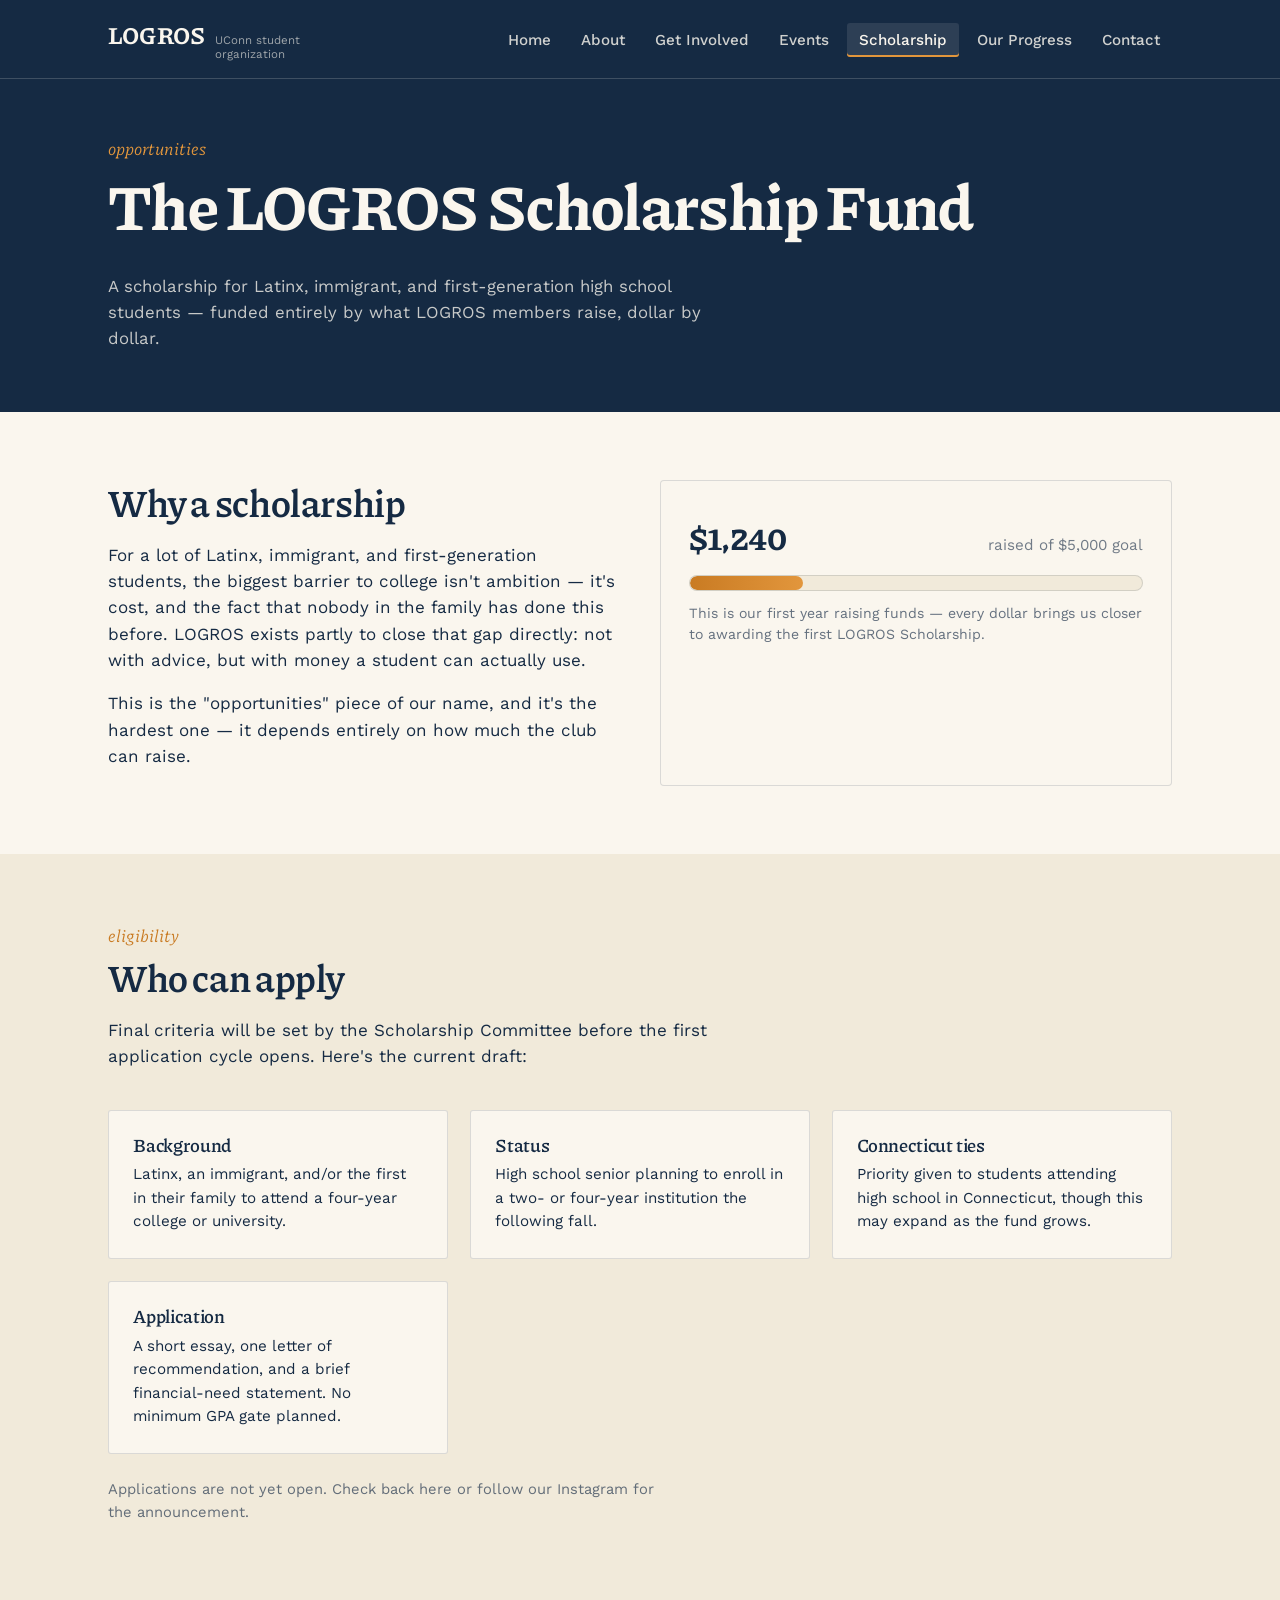
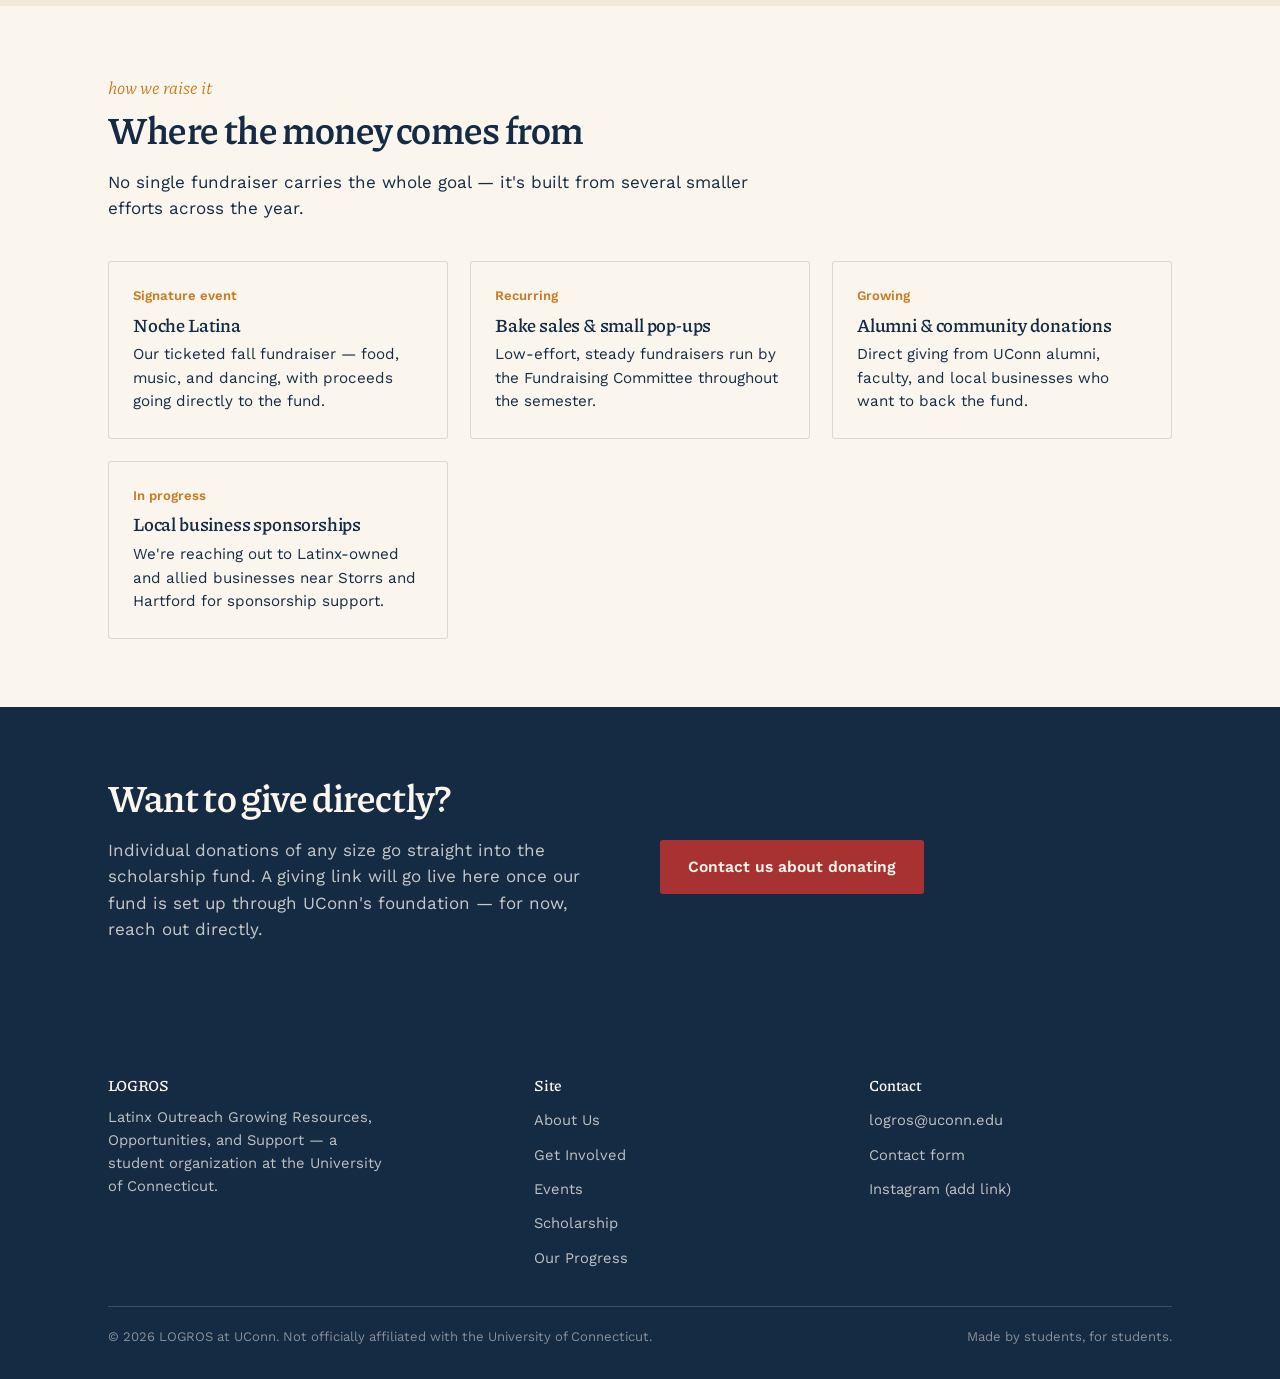
<file: scholarship.html>
<!DOCTYPE html>
<html lang="en">
<head>
<meta charset="UTF-8">
<meta name="viewport" content="width=device-width, initial-scale=1.0">
<title>Scholarship — LOGROS</title>
<link rel="stylesheet" href="styles.css">
</head>
<body>

<header class="site-header">
  <div class="nav-row">
    <a href="index.html" class="logo">
      <span class="mark">LOGROS</span>
      <span class="sub">UConn student organization</span>
    </a>
    <button class="nav-toggle" aria-label="Toggle menu" aria-expanded="false">☰ Menu</button>
    <nav class="primary-nav" aria-label="Primary">
      <ul>
        <li><a href="index.html">Home</a></li>
        <li><a href="about.html">About</a></li>
        <li><a href="get-involved.html">Get Involved</a></li>
        <li><a href="events.html">Events</a></li>
        <li><a href="scholarship.html" aria-current="page">Scholarship</a></li>
        <li><a href="progress.html">Our Progress</a></li>
        <li><a href="contact.html">Contact</a></li>
      </ul>
    </nav>
  </div>
</header>

<section class="page-intro">
  <div class="wrap">
    <span class="kicker">opportunities</span>
    <h1>The LOGROS Scholarship Fund</h1>
    <p class="center-narrow">A scholarship for Latinx, immigrant, and first-generation high school students — funded entirely by what LOGROS members raise, dollar by dollar.</p>
  </div>
</section>

<section>
  <div class="wrap">
    <div class="two-col">
      <div>
        <h2>Why a scholarship</h2>
        <p>For a lot of Latinx, immigrant, and first-generation students, the biggest barrier to college isn't ambition — it's cost, and the fact that nobody in the family has done this before. LOGROS exists partly to close that gap directly: not with advice, but with money a student can actually use.</p>
        <p>This is the "opportunities" piece of our name, and it's the hardest one — it depends entirely on how much the club can raise.</p>
      </div>
      <div class="goal-block">
        <div class="goal-numbers">
          <span class="raised">$1,240</span>
          <span class="of-goal">raised of $5,000 goal</span>
        </div>
        <div class="bar-track"><div class="bar-fill" data-target="25"></div></div>
        <p class="goal-note">This is our first year raising funds — every dollar brings us closer to awarding the first LOGROS Scholarship.</p>
      </div>
    </div>
  </div>
</section>

<section class="section-dim">
  <div class="wrap">
    <div class="section-head">
      <span class="kicker">eligibility</span>
      <h2>Who can apply</h2>
      <p>Final criteria will be set by the Scholarship Committee before the first application cycle opens. Here's the current draft:</p>
    </div>
    <div class="card-grid">
      <div class="card">
        <h3>Background</h3>
        <p>Latinx, an immigrant, and/or the first in their family to attend a four-year college or university.</p>
      </div>
      <div class="card">
        <h3>Status</h3>
        <p>High school senior planning to enroll in a two- or four-year institution the following fall.</p>
      </div>
      <div class="card">
        <h3>Connecticut ties</h3>
        <p>Priority given to students attending high school in Connecticut, though this may expand as the fund grows.</p>
      </div>
      <div class="card">
        <h3>Application</h3>
        <p>A short essay, one letter of recommendation, and a brief financial-need statement. No minimum GPA gate planned.</p>
      </div>
    </div>
    <p style="margin-top:24px; font-size:0.92rem; color:rgba(21,42,67,0.65);">Applications are not yet open. Check back here or follow our Instagram for the announcement.</p>
  </div>
</section>

<section>
  <div class="wrap">
    <div class="section-head">
      <span class="kicker">how we raise it</span>
      <h2>Where the money comes from</h2>
      <p>No single fundraiser carries the whole goal — it's built from several smaller efforts across the year.</p>
    </div>
    <div class="card-grid">
      <div class="card">
        <p class="meta">Signature event</p>
        <h3>Noche Latina</h3>
        <p>Our ticketed fall fundraiser — food, music, and dancing, with proceeds going directly to the fund.</p>
      </div>
      <div class="card">
        <p class="meta">Recurring</p>
        <h3>Bake sales &amp; small pop-ups</h3>
        <p>Low-effort, steady fundraisers run by the Fundraising Committee throughout the semester.</p>
      </div>
      <div class="card">
        <p class="meta">Growing</p>
        <h3>Alumni &amp; community donations</h3>
        <p>Direct giving from UConn alumni, faculty, and local businesses who want to back the fund.</p>
      </div>
      <div class="card">
        <p class="meta">In progress</p>
        <h3>Local business sponsorships</h3>
        <p>We're reaching out to Latinx-owned and allied businesses near Storrs and Hartford for sponsorship support.</p>
      </div>
    </div>
  </div>
</section>

<section class="section-ink">
  <div class="wrap">
    <div class="two-col" style="align-items:center;">
      <div>
        <h2>Want to give directly?</h2>
        <p>Individual donations of any size go straight into the scholarship fund. A giving link will go live here once our fund is set up through UConn's foundation — for now, reach out directly.</p>
      </div>
      <div style="text-align:left;">
        <a href="contact.html" class="btn btn-cochineal">Contact us about donating</a>
      </div>
    </div>
  </div>
</section>

<footer class="site-footer">
  <div class="wrap">
    <div class="footer-grid">
      <div>
        <h4>LOGROS</h4>
        <p style="max-width:32ch; font-size:0.92rem;">Latinx Outreach Growing Resources, Opportunities, and Support — a student organization at the University of Connecticut.</p>
      </div>
      <div>
        <h4>Site</h4>
        <ul>
          <li><a href="about.html">About Us</a></li>
          <li><a href="get-involved.html">Get Involved</a></li>
          <li><a href="events.html">Events</a></li>
          <li><a href="scholarship.html">Scholarship</a></li>
          <li><a href="progress.html">Our Progress</a></li>
        </ul>
      </div>
      <div>
        <h4>Contact</h4>
        <ul>
          <li><a href="mailto:logros@uconn.edu">logros@uconn.edu</a></li>
          <li><a href="contact.html">Contact form</a></li>
          <li><a href="#">Instagram (add link)</a></li>
        </ul>
      </div>
    </div>
    <div class="footer-bottom">
      <span>© 2026 LOGROS at UConn. Not officially affiliated with the University of Connecticut.</span>
      <span>Made by students, for students.</span>
    </div>
  </div>
</footer>

<script src="script.js"></script>
</body>
</html>
</file>
<file: styles.css>
/* ============================================================
   LOGROS — Latinx Outreach Growing Resources, Opportunities & Support
   UConn student organization site
   ============================================================ */

@import url('https://fonts.googleapis.com/css2?family=Piazzolla:ital,opsz,wght@0,8..30,400;0,8..30,500;0,8..30,600;0,8..30,700;1,8..30,500&family=Work+Sans:wght@400;500;600;700&display=swap');

:root {
  --ink: #152A43;        /* deep indigo-navy */
  --ink-soft: #274361;   /* lighter navy, cards on dark */
  --paper: #FAF6EE;      /* warm paper */
  --paper-dim: #F1EADA;  /* slightly deeper paper for alternating sections */
  --marigold: #E2963C;   /* primary accent */
  --marigold-deep: #C97B23;
  --cochineal: #A83232;  /* urgency / donate accent */
  --agave: #5C7A5E;      /* growth accent */
  --line: rgba(21, 42, 67, 0.14);
  --line-on-dark: rgba(250, 246, 238, 0.18);

  --font-display: 'Piazzolla', Georgia, serif;
  --font-body: 'Work Sans', -apple-system, sans-serif;

  --max: 1120px;
}

* { box-sizing: border-box; }
html { scroll-behavior: smooth; }

@media (prefers-reduced-motion: reduce) {
  html { scroll-behavior: auto; }
  * { animation-duration: 0.001ms !important; transition-duration: 0.001ms !important; }
}

body {
  margin: 0;
  font-family: var(--font-body);
  color: var(--ink);
  background: var(--paper);
  line-height: 1.55;
  font-size: 17px;
}

h1, h2, h3, h4 {
  font-family: var(--font-display);
  font-weight: 600;
  line-height: 1.12;
  margin: 0 0 0.5em;
  letter-spacing: -0.01em;
}

h1 { font-size: clamp(2.4rem, 5vw, 4rem); font-weight: 700; }
h2 { font-size: clamp(1.7rem, 3vw, 2.4rem); }
h3 { font-size: 1.35rem; }

p { margin: 0 0 1em; max-width: 62ch; }

a { color: inherit; }

.wrap {
  max-width: var(--max);
  margin: 0 auto;
  padding: 0 28px;
}

img, svg { max-width: 100%; display: block; }

/* ---------- Buttons ---------- */
.btn {
  display: inline-flex;
  align-items: center;
  gap: 8px;
  font-family: var(--font-body);
  font-weight: 600;
  font-size: 0.98rem;
  padding: 13px 26px;
  border-radius: 3px;
  text-decoration: none;
  border: 2px solid transparent;
  cursor: pointer;
  transition: transform 0.15s ease, background 0.15s ease, color 0.15s ease, border-color 0.15s ease;
}
.btn:hover { transform: translateY(-1px); }
.btn:focus-visible { outline: 3px solid var(--marigold); outline-offset: 2px; }

.btn-marigold { background: var(--marigold); color: var(--ink); }
.btn-marigold:hover { background: var(--marigold-deep); }

.btn-outline-light { border-color: rgba(250,246,238,0.55); color: var(--paper); }
.btn-outline-light:hover { border-color: var(--paper); background: rgba(250,246,238,0.08); }

.btn-outline-dark { border-color: var(--ink); color: var(--ink); }
.btn-outline-dark:hover { background: var(--ink); color: var(--paper); }

.btn-cochineal { background: var(--cochineal); color: var(--paper); }
.btn-cochineal:hover { background: #8f2929; }

/* ---------- Header / Nav ---------- */
header.site-header {
  background: var(--ink);
  color: var(--paper);
  position: sticky;
  top: 0;
  z-index: 50;
  border-bottom: 1px solid var(--line-on-dark);
}

.nav-row {
  display: flex;
  align-items: center;
  justify-content: space-between;
  padding: 16px 28px;
  max-width: var(--max);
  margin: 0 auto;
}

.logo {
  display: flex;
  align-items: baseline;
  gap: 10px;
  text-decoration: none;
  color: var(--paper);
}
.logo .mark {
  font-family: var(--font-display);
  font-weight: 700;
  font-size: 1.5rem;
  letter-spacing: 0.01em;
}
.logo .sub {
  font-size: 0.72rem;
  color: rgba(250,246,238,0.6);
  font-family: var(--font-body);
  max-width: 15ch;
  line-height: 1.2;
  display: none;
}
@media (min-width: 640px) { .logo .sub { display: block; } }

nav.primary-nav ul {
  list-style: none;
  display: flex;
  gap: 6px;
  margin: 0;
  padding: 0;
}
nav.primary-nav a {
  text-decoration: none;
  color: rgba(250,246,238,0.82);
  font-size: 0.95rem;
  font-weight: 500;
  padding: 8px 12px;
  border-radius: 3px;
  transition: color 0.15s ease, background 0.15s ease;
}
nav.primary-nav a:hover,
nav.primary-nav a[aria-current="page"] {
  color: var(--paper);
  background: rgba(250,246,238,0.1);
}
nav.primary-nav a[aria-current="page"] {
  box-shadow: inset 0 -2px 0 var(--marigold);
}

.nav-toggle {
  display: none;
  background: none;
  border: 1px solid var(--line-on-dark);
  color: var(--paper);
  border-radius: 3px;
  padding: 8px 10px;
  font-size: 1rem;
  cursor: pointer;
}

@media (max-width: 800px) {
  .nav-toggle { display: inline-flex; }
  nav.primary-nav {
    display: none;
    width: 100%;
    order: 3;
  }
  nav.primary-nav.open { display: block; }
  nav.primary-nav ul { flex-direction: column; padding: 8px 0 18px; }
  .nav-row { flex-wrap: wrap; }
}

/* ---------- Papel-picado style scalloped divider ---------- */
.scallop {
  width: 100%;
  height: 22px;
  display: block;
  line-height: 0;
}
.scallop-ink-to-paper path { fill: var(--paper); }
.scallop-paper-to-ink path { fill: var(--ink); }
.scallop-paper-to-dim path { fill: var(--paper-dim); }

/* ---------- Hero ---------- */
.hero {
  background: var(--ink);
  color: var(--paper);
  padding: 76px 0 60px;
  position: relative;
  overflow: hidden;
}
.hero .wrap {
  display: grid;
  grid-template-columns: 1.15fr 0.85fr;
  gap: 48px;
  align-items: center;
}
@media (max-width: 860px) {
  .hero .wrap { grid-template-columns: 1fr; }
}
.hero .eyebrow-word {
  font-family: var(--font-display);
  font-style: italic;
  color: var(--marigold);
  font-size: 1.05rem;
  margin-bottom: 14px;
}
.hero h1 { color: var(--paper); }
.hero .lede {
  color: rgba(250,246,238,0.82);
  font-size: 1.1rem;
  max-width: 46ch;
}
.hero .cta-row {
  display: flex;
  gap: 14px;
  flex-wrap: wrap;
  margin-top: 28px;
}

.acronym-card {
  background: var(--ink-soft);
  border: 1px solid var(--line-on-dark);
  border-radius: 4px;
  padding: 26px 28px;
}
.acronym-card .letters {
  display: grid;
  gap: 14px;
}
.acronym-row {
  display: grid;
  grid-template-columns: 34px 1fr;
  gap: 12px;
  align-items: start;
  padding-bottom: 12px;
  border-bottom: 1px solid var(--line-on-dark);
}
.acronym-row:last-child { border-bottom: none; padding-bottom: 0; }
.acronym-row .L {
  font-family: var(--font-display);
  font-weight: 700;
  font-size: 1.6rem;
  color: var(--marigold);
}
.acronym-row .word { font-weight: 600; }
.acronym-row .desc {
  font-size: 0.88rem;
  color: rgba(250,246,238,0.68);
  margin: 2px 0 0;
}

/* ---------- Section basics ---------- */
section { padding: 68px 0; }
.section-dim { background: var(--paper-dim); }
.section-ink { background: var(--ink); color: var(--paper); }
.section-ink p { color: rgba(250,246,238,0.78); }

.section-head { max-width: 62ch; margin-bottom: 40px; }
.section-head .kicker {
  font-family: var(--font-display);
  font-style: italic;
  color: var(--marigold-deep);
  margin-bottom: 6px;
  display: block;
}
.section-ink .section-head .kicker { color: var(--marigold); }

/* ---------- Pillars ---------- */
.pillars {
  display: grid;
  grid-template-columns: repeat(3, 1fr);
  gap: 24px;
}
@media (max-width: 800px) { .pillars { grid-template-columns: 1fr; } }

.pillar {
  background: var(--paper);
  border: 1px solid var(--line);
  border-top: 4px solid var(--accent, var(--marigold));
  border-radius: 3px;
  padding: 28px 26px;
}
.pillar h3 { margin-bottom: 10px; }
.pillar .tag {
  display: inline-block;
  font-size: 0.78rem;
  font-weight: 600;
  color: var(--accent, var(--marigold-deep));
  margin-bottom: 12px;
}
.pillar--resources { --accent: var(--agave); }
.pillar--opportunities { --accent: var(--marigold-deep); }
.pillar--support { --accent: var(--cochineal); }

/* ---------- Cards / grids ---------- */
.card-grid {
  display: grid;
  grid-template-columns: repeat(auto-fit, minmax(260px, 1fr));
  gap: 22px;
}

.card {
  background: var(--paper);
  border: 1px solid var(--line);
  border-radius: 3px;
  padding: 24px;
}
.card .meta {
  font-size: 0.82rem;
  color: var(--marigold-deep);
  font-weight: 600;
  margin-bottom: 8px;
}
.card h3 { font-size: 1.15rem; margin-bottom: 8px; }
.card p { font-size: 0.95rem; margin-bottom: 0; }

/* ---------- Event filters ---------- */
.filter-row {
  display: flex;
  gap: 10px;
  flex-wrap: wrap;
  margin-bottom: 30px;
}
.filter-btn {
  font-family: var(--font-body);
  font-size: 0.88rem;
  font-weight: 600;
  padding: 8px 16px;
  border-radius: 999px;
  border: 1px solid var(--line);
  background: var(--paper);
  color: var(--ink);
  cursor: pointer;
}
.filter-btn[aria-pressed="true"] {
  background: var(--ink);
  color: var(--paper);
  border-color: var(--ink);
}
.event-item {
  display: grid;
  grid-template-columns: 110px 1fr;
  gap: 22px;
  padding: 22px 0;
  border-bottom: 1px solid var(--line);
}
@media (max-width: 600px) { .event-item { grid-template-columns: 1fr; gap: 6px; } }
.event-date {
  font-family: var(--font-display);
  font-weight: 700;
  color: var(--ink);
}
.event-date .day { font-size: 1.8rem; display: block; line-height: 1; }
.event-date .mon { font-size: 0.85rem; text-transform: uppercase; letter-spacing: 0.06em; color: var(--marigold-deep); }
.event-cat {
  display: inline-block;
  font-size: 0.72rem;
  font-weight: 700;
  padding: 3px 9px;
  border-radius: 999px;
  margin-bottom: 6px;
  color: var(--paper);
}
.cat-cultural { background: var(--cochineal); }
.cat-club { background: var(--ink-soft); }
.cat-volunteer { background: var(--agave); }
.cat-fundraiser { background: var(--marigold-deep); }

/* ---------- Thermometer / progress ---------- */
.goal-block {
  background: var(--paper);
  border: 1px solid var(--line);
  border-radius: 4px;
  padding: 30px 28px;
}
.goal-numbers {
  display: flex;
  align-items: baseline;
  justify-content: space-between;
  margin-bottom: 12px;
  flex-wrap: wrap;
  gap: 8px;
}
.goal-numbers .raised {
  font-family: var(--font-display);
  font-size: 2.1rem;
  font-weight: 700;
}
.goal-numbers .of-goal {
  font-size: 0.95rem;
  color: rgba(21,42,67,0.6);
}
.bar-track {
  width: 100%;
  height: 16px;
  background: var(--paper-dim);
  border-radius: 999px;
  overflow: hidden;
  border: 1px solid var(--line);
}
.bar-fill {
  height: 100%;
  background: linear-gradient(90deg, var(--marigold-deep), var(--marigold));
  border-radius: 999px;
  width: 0%;
  transition: width 1.1s cubic-bezier(.4,0,.2,1);
}
.goal-note { font-size: 0.88rem; color: rgba(21,42,67,0.65); margin-top: 12px; }

.stat-grid {
  display: grid;
  grid-template-columns: repeat(auto-fit, minmax(150px, 1fr));
  gap: 20px;
  margin-top: 28px;
}
.stat {
  text-align: left;
  padding: 18px 0 0;
  border-top: 3px solid var(--marigold);
}
.stat .num {
  font-family: var(--font-display);
  font-size: 2.2rem;
  font-weight: 700;
  display: block;
}
.stat .label {
  font-size: 0.86rem;
  color: rgba(21,42,67,0.65);
}

/* ---------- Timeline ---------- */
.timeline {
  border-left: 2px solid var(--line);
  margin-left: 8px;
  padding-left: 30px;
  display: grid;
  gap: 34px;
}
.timeline-item { position: relative; }
.timeline-item::before {
  content: '';
  position: absolute;
  left: -37px;
  top: 4px;
  width: 12px;
  height: 12px;
  border-radius: 50%;
  background: var(--marigold);
  border: 2px solid var(--paper);
  box-shadow: 0 0 0 2px var(--marigold);
}
.timeline-item.is-goal::before { background: var(--paper); box-shadow: 0 0 0 2px var(--ink); }
.timeline-item .when {
  font-size: 0.8rem;
  font-weight: 700;
  color: var(--marigold-deep);
  text-transform: uppercase;
  letter-spacing: 0.05em;
}
.timeline-item.is-goal .when { color: rgba(21,42,67,0.5); }
.timeline-item h3 { margin: 4px 0 6px; font-size: 1.15rem; }
.timeline-item p { margin-bottom: 0; font-size: 0.95rem; }

/* ---------- Forms ---------- */
form.stack { display: grid; gap: 18px; max-width: 560px; }
.field { display: grid; gap: 6px; }
.field label { font-size: 0.88rem; font-weight: 600; }
.field input, .field select, .field textarea {
  font-family: var(--font-body);
  font-size: 1rem;
  padding: 12px 14px;
  border: 1px solid var(--line);
  border-radius: 3px;
  background: var(--paper);
  color: var(--ink);
}
.field input:focus, .field select:focus, .field textarea:focus {
  outline: 2px solid var(--marigold);
  outline-offset: 1px;
}
.check-row { display: flex; align-items: flex-start; gap: 10px; font-size: 0.92rem; }
.check-row input { margin-top: 4px; }

/* ---------- Org partner blocks ---------- */
.partner {
  display: grid;
  grid-template-columns: 200px 1fr;
  gap: 26px;
  padding: 26px 0;
  border-bottom: 1px solid var(--line);
  align-items: start;
}
@media (max-width: 640px) { .partner { grid-template-columns: 1fr; } }
.partner .org-name {
  font-family: var(--font-display);
  font-weight: 700;
  font-size: 1.25rem;
}
.partner .org-role {
  font-size: 0.8rem;
  color: var(--agave);
  font-weight: 700;
  text-transform: uppercase;
  letter-spacing: 0.04em;
  margin-top: 4px;
}

/* ---------- Footer ---------- */
footer.site-footer {
  background: var(--ink);
  color: rgba(250,246,238,0.75);
  padding: 50px 0 32px;
}
.footer-grid {
  display: grid;
  grid-template-columns: 1.3fr 1fr 1fr;
  gap: 32px;
  margin-bottom: 36px;
}
@media (max-width: 700px) { .footer-grid { grid-template-columns: 1fr; } }
footer.site-footer h4 {
  color: var(--paper);
  font-size: 0.95rem;
  margin-bottom: 12px;
}
footer.site-footer ul { list-style: none; margin: 0; padding: 0; display: grid; gap: 8px; }
footer.site-footer a { text-decoration: none; color: rgba(250,246,238,0.75); font-size: 0.92rem; }
footer.site-footer a:hover { color: var(--marigold); }
.footer-bottom {
  border-top: 1px solid var(--line-on-dark);
  padding-top: 20px;
  font-size: 0.82rem;
  color: rgba(250,246,238,0.5);
  display: flex;
  justify-content: space-between;
  flex-wrap: wrap;
  gap: 10px;
}

/* ---------- Page intro (non-home pages) ---------- */
.page-intro {
  background: var(--ink);
  color: var(--paper);
  padding: 56px 0 44px;
}
.page-intro .kicker {
  font-family: var(--font-display);
  font-style: italic;
  color: var(--marigold);
  display: block;
  margin-bottom: 8px;
}
.page-intro p { color: rgba(250,246,238,0.78); font-size: 1.05rem; }

/* ---------- Utility ---------- */
.mt-0 { margin-top: 0; }
.center-narrow { max-width: 62ch; }
.callout {
  background: var(--paper-dim);
  border-left: 4px solid var(--marigold);
  padding: 18px 22px;
  border-radius: 2px;
  font-size: 0.95rem;
}
.two-col {
  display: grid;
  grid-template-columns: 1fr 1fr;
  gap: 40px;
}
@media (max-width: 800px) { .two-col { grid-template-columns: 1fr; } }
</file>
